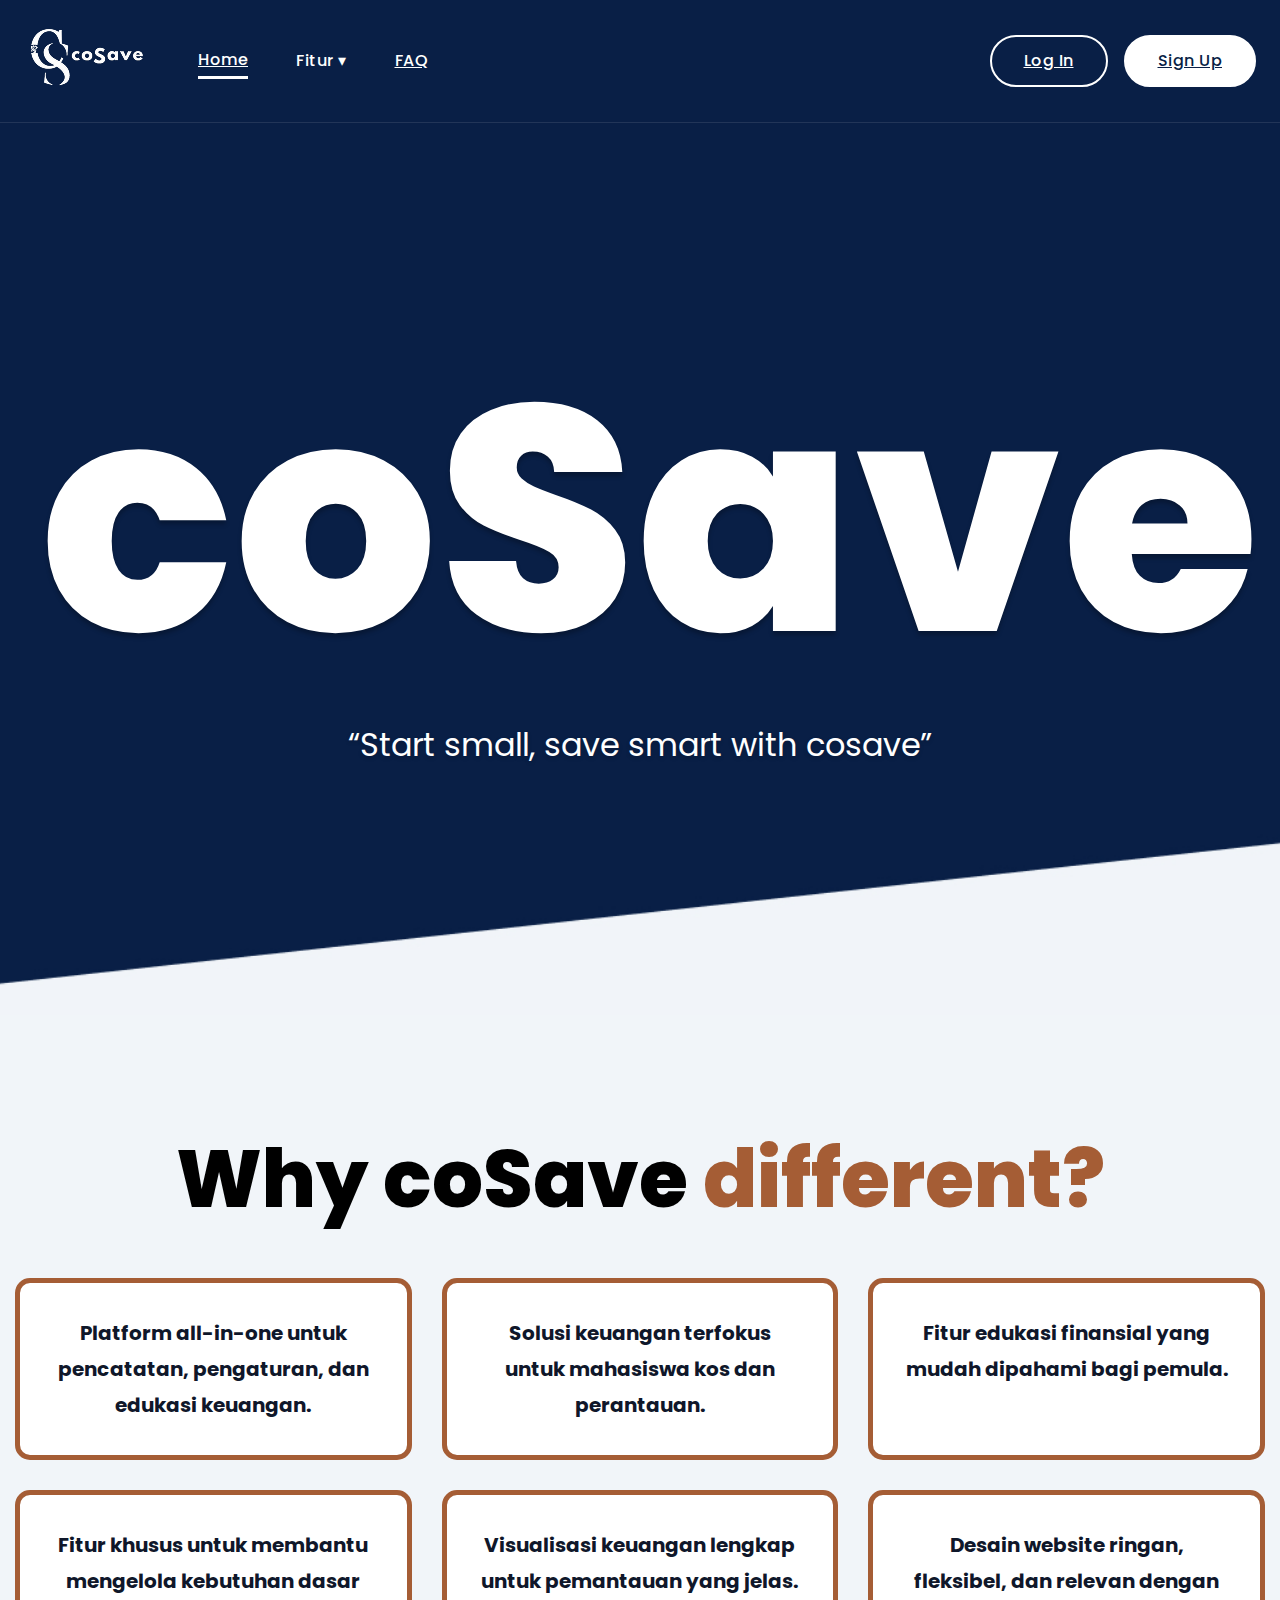
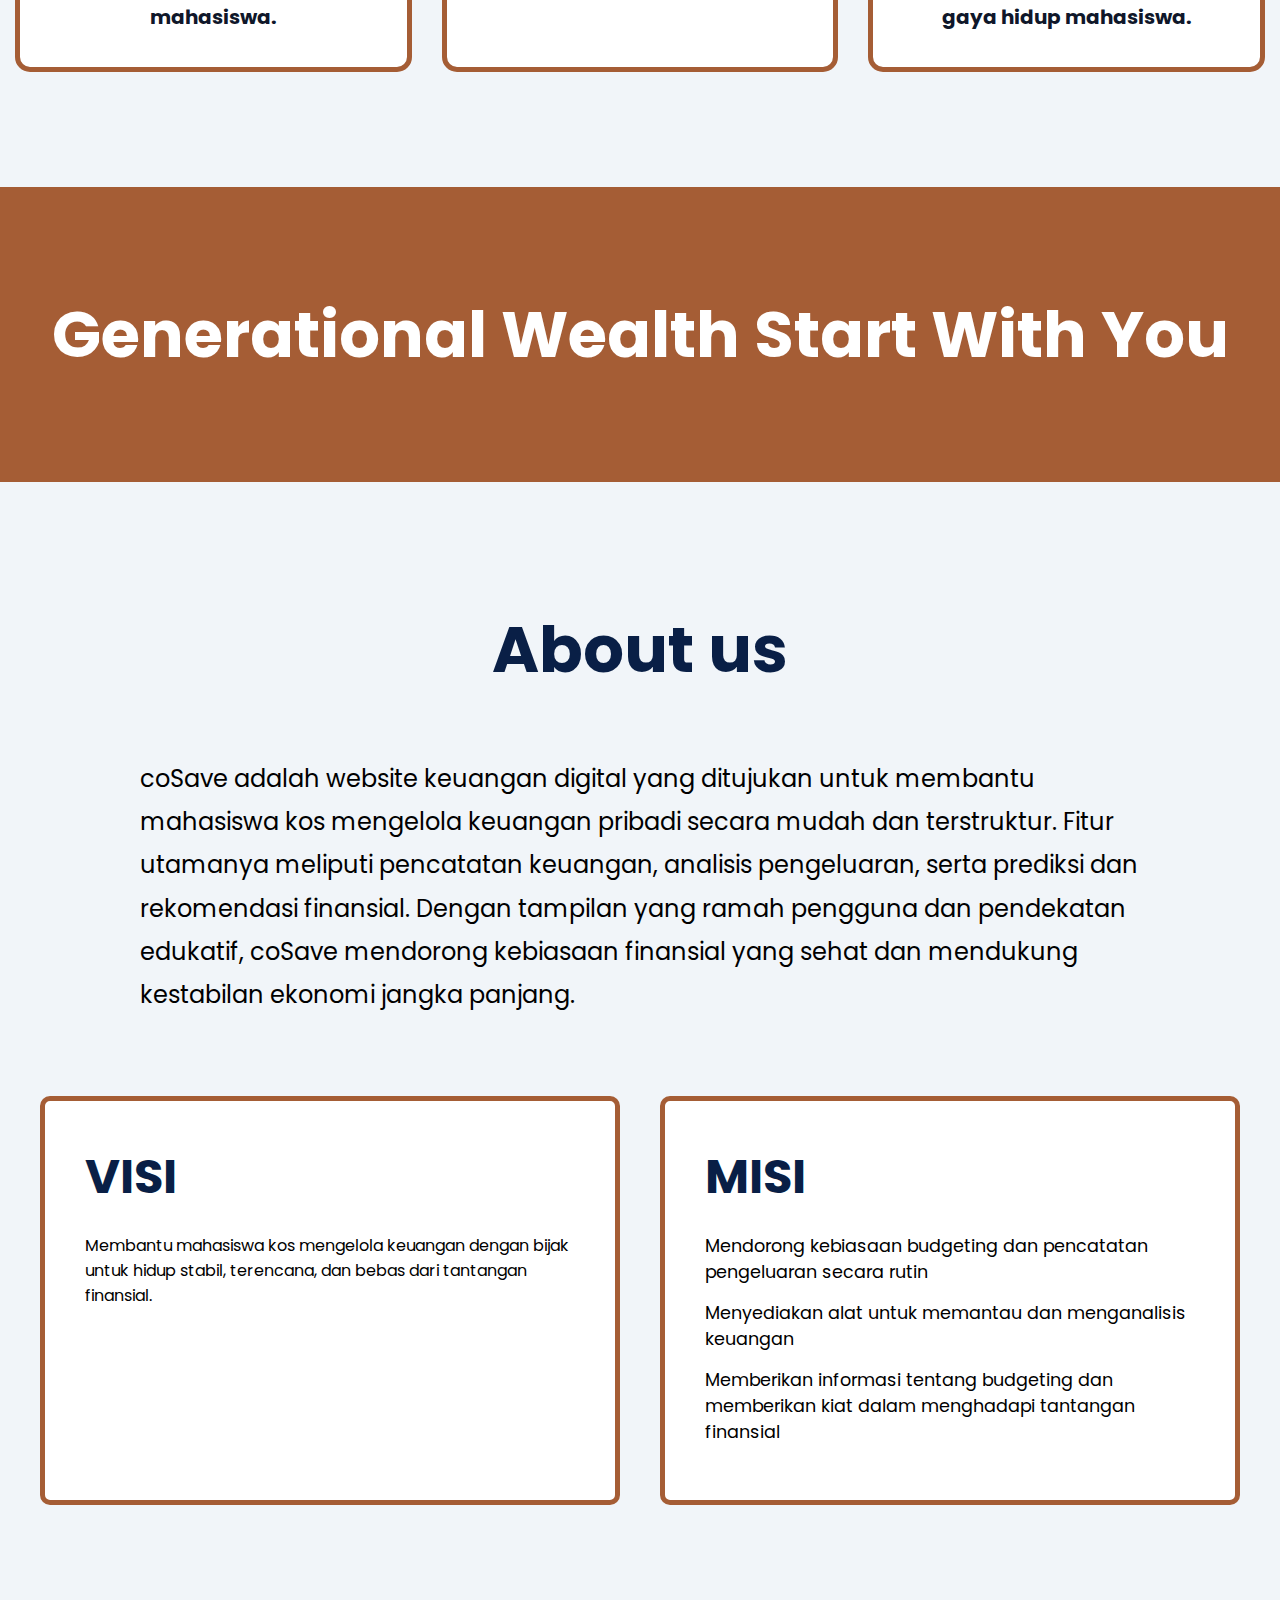
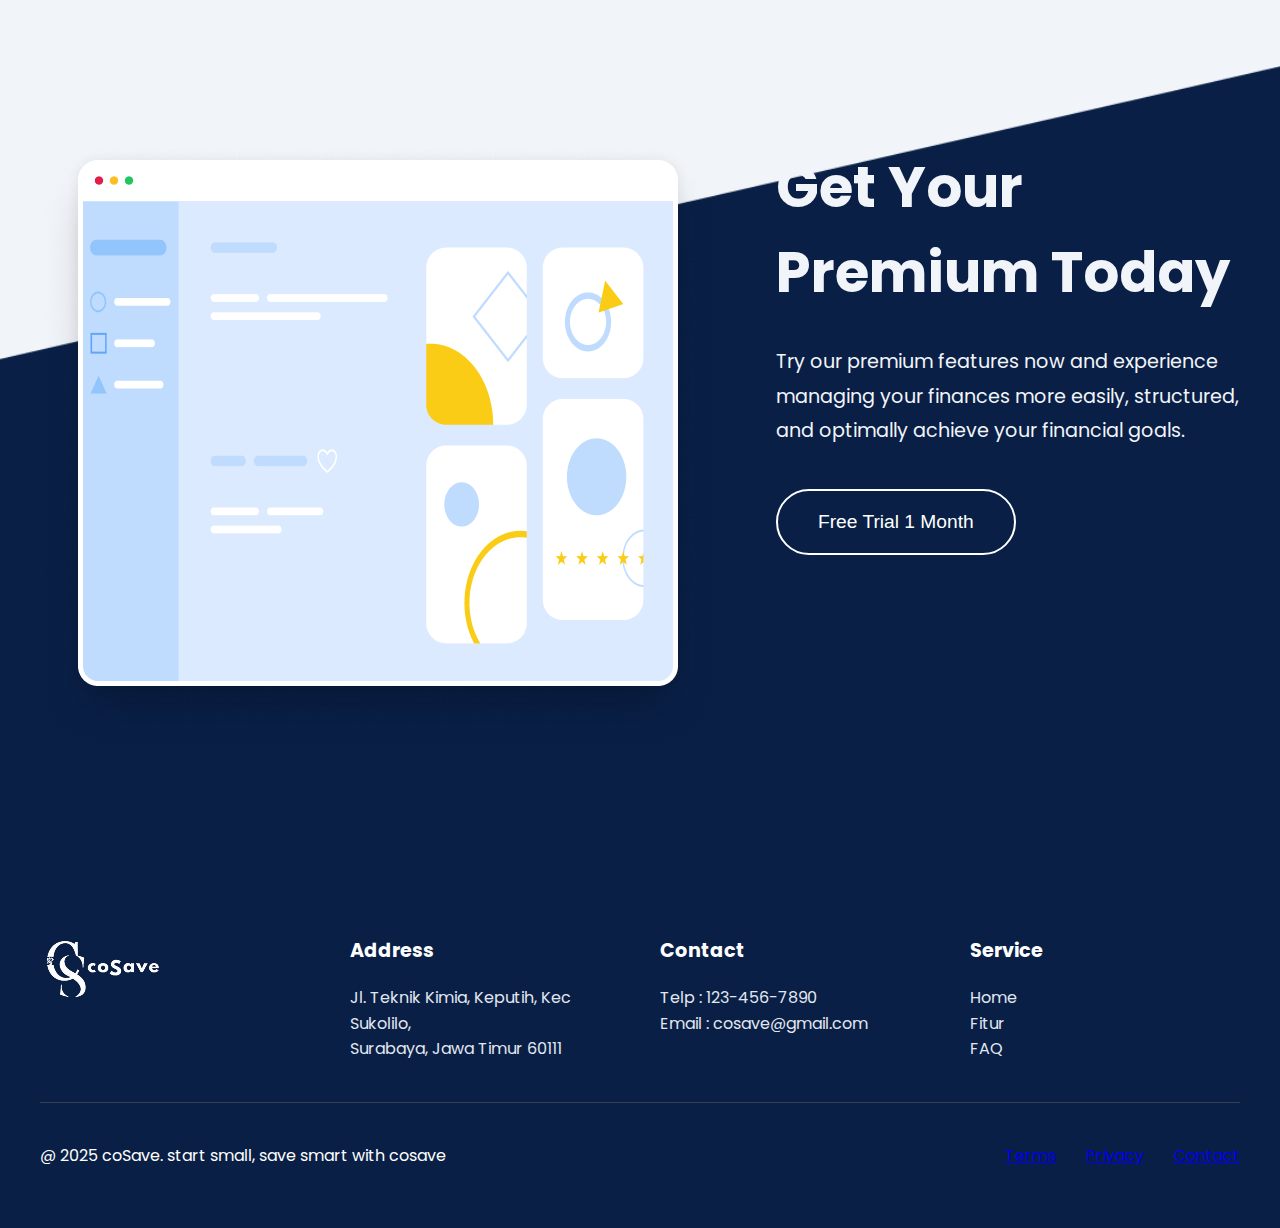
<file: index.html>
<!DOCTYPE html>
<html lang="en">
<head>
    <meta charset="UTF-8">
    <meta name="viewport" content="width=device-width, initial-scale=1.0">
    <title>CoSave</title>
    <link rel="stylesheet" href="assets/css/style.css">
    <link href="https://fonts.googleapis.com/css2?family=Poppins:wght@400;500;800&family=Roboto:wght@700&display=swap" rel="stylesheet">
</head>
<body>
    <!-- Sticky Navigation -->
    <div id="header"></div>

    <!-- Hero Section -->
    <main class="hero-section">
        <div class="hero-content">
            <div class="text-group">
                <h1 class="title">coSave</h1>
            </div>
            <p class="subtitle">“Start small, save smart with cosave”</p>
        </div>
    </main>

    <section class="features-section">
        <h2 class="section-title">
            <span class="text-black">Why coSave</span>
            <span class="text-orange"> different?</span>
        </h2>
        
        <div class="features-grid">
            <div class="feature-card">
                <p>Platform all-in-one untuk pencatatan, pengaturan, dan edukasi keuangan.</p>
            </div>
            
            <div class="feature-card">
                <p>Solusi keuangan terfokus untuk mahasiswa kos dan perantauan.</p>
            </div>

            <div class="feature-card">
                <p>Fitur edukasi finansial yang mudah dipahami bagi pemula.</p>
            </div>

            <div class="feature-card">
                <p>Fitur khusus untuk membantu mengelola kebutuhan dasar mahasiswa.</p>
            </div>

            <div class="feature-card">
                <p>Visualisasi keuangan lengkap untuk pemantauan yang jelas.</p>
            </div>

            <div class="feature-card">
                <p>Desain website ringan, fleksibel, dan relevan dengan gaya hidup mahasiswa.</p>
            </div>
        </div>
    </section>

    <!-- Generational Wealth Section -->
    <section class="generational-wealth">
        <h2>Generational Wealth Start With You</h2>
    </section>

    <!-- About Section -->
    <section class="about-section">
        <div class="about-content">
            <h2>About us</h2>
            <p class="about-text">coSave adalah website keuangan digital yang ditujukan untuk membantu mahasiswa kos mengelola keuangan pribadi secara mudah dan terstruktur. Fitur utamanya meliputi pencatatan keuangan, analisis pengeluaran, serta prediksi dan rekomendasi finansial. Dengan tampilan yang ramah pengguna dan pendekatan edukatif, coSave mendorong kebiasaan finansial yang sehat dan mendukung kestabilan ekonomi jangka panjang.</p>
            
            <div class="vision-mission">
                <div class="vm-card">
                    <h3>VISI</h3>
                    <p>Membantu mahasiswa kos mengelola keuangan dengan bijak untuk hidup stabil, terencana, dan bebas dari tantangan finansial.</p>
                </div>
                <div class="vm-card">
                    <h3>MISI</h3>
                    <ul>
                        <li>Mendorong kebiasaan budgeting dan pencatatan pengeluaran secara rutin</li>
                        <li>Menyediakan alat untuk memantau dan menganalisis keuangan</li>
                        <li>Memberikan informasi tentang budgeting dan memberikan kiat dalam menghadapi tantangan finansial</li>
                    </ul>
                </div>
            </div>
        </div>
    </section>

    <!-- Premium Section -->
    <section class="premium-section">
        <div class="premium-content">
            <div class="premium-mockup">
                <img src="assets/images/mockup.png" alt="mockup">
            </div>
            <div class="premium-text">
                <h2>Get Your Premium Today</h2>
                <p>Try our premium features now and experience managing your finances more easily, structured, and optimally achieve your financial goals.</p>
                <button class="premium-btn">Free Trial 1 Month</button>
            </div>
        </div>
    </section>

    <!-- Footer -->
    <div id="footer"></div>

    <script src="assets/js/main.js"></script>
</body>
</html>
</file>
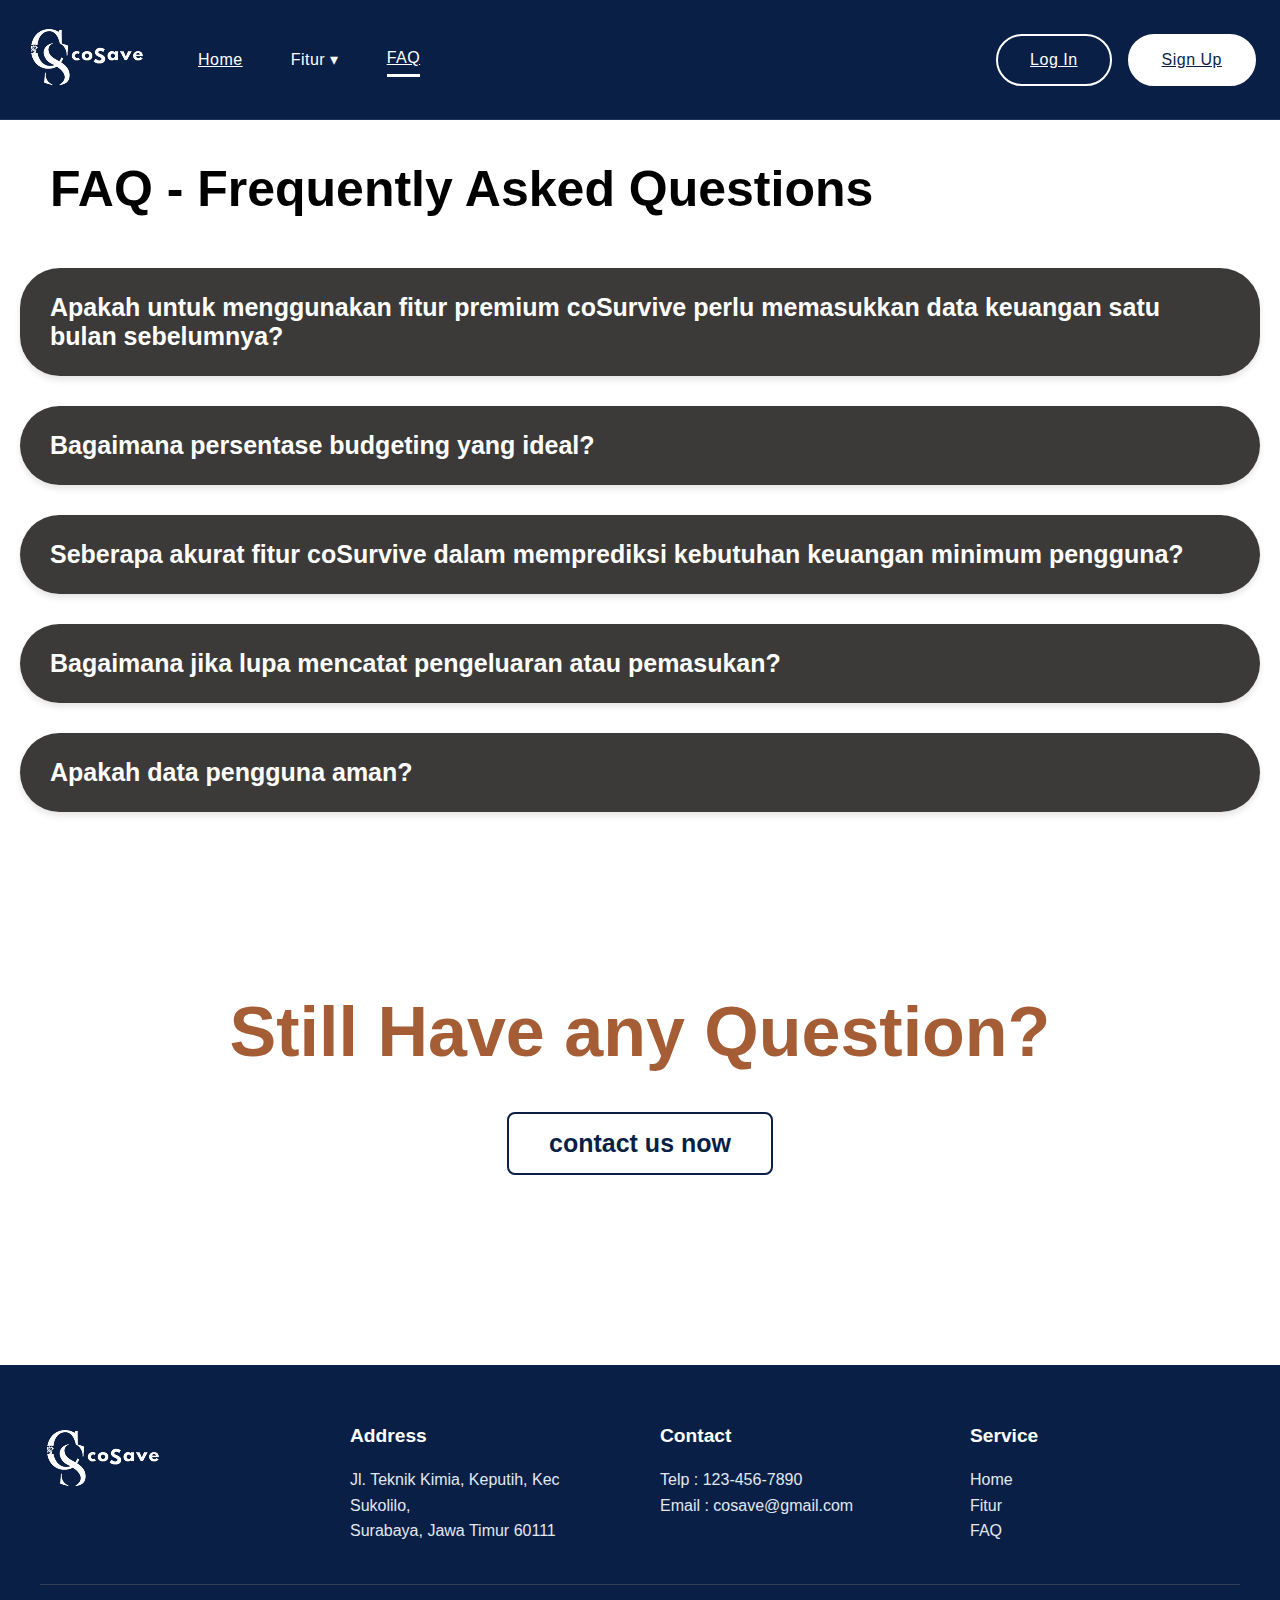
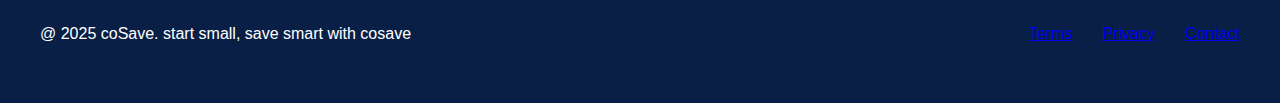
<file: faq.html>
<!DOCTYPE html>
<html lang="en">
<head>
    <meta charset="UTF-8">
    <meta name="viewport" content="width=device-width, initial-scale=1.0">
    <title>FAQ - CoSave</title>
    <link rel="stylesheet" href="assets/css/style.css">
    <link rel="stylesheet" href="assets/css/faq.css">
</head>
<body>
    <div id="header"></div>
    
    <main class="faq-container">
        <h1 class="faq-title">FAQ - Frequently Asked Questions</h1>
        
        <div class="faq-list">
            <!-- FAQ Item 1 -->
            <div class="faq-item">
                <div class="faq-header">
                    <h3>Apakah untuk menggunakan fitur premium coSurvive perlu memasukkan data keuangan satu bulan sebelumnya?</h3>
                </div>
                <div class="faq-content">
                    <p>Ya, coSurvive membutuhkan data keuangan selama satu bulan sebelumnya untuk dapat bekerja secara optimal. Misalnya, jika mulai berlangganan di awal Februari, maka sistem akan menggunakan data dari bulan Februari untuk menganalisis dan pengguna akan mendapatkan prediksi kebutuhan keuangan untuk bulan Maret.</p>
                </div>
            </div>

            <!-- FAQ Item 2 -->
            <div class="faq-item">
                <div class="faq-header">
                    <h3>Bagaimana persentase budgeting yang ideal?</h3>
                </div>
                <div class="faq-content">
                    <p>Pembagian budgeting yang ideal biasanya mengikuti aturan 50/30/20, yaitu 50% untuk kebutuhan pokok, 30% untuk keinginan, dan 20% untuk tabungan atau dana darurat, namun tetap bisa disesuaikan dengan kondisi keuangan masing-masing.</p>
                </div>
            </div>

            <!-- FAQ Item 3 -->
            <div class="faq-item">
                <div class="faq-header">
                    <h3>Seberapa akurat fitur coSurvive dalam memprediksi kebutuhan keuangan minimum pengguna?</h3>
                </div>
                <div class="faq-content">
                    <p>Fitur coSurvive cukup akurat dalam memprediksi kebutuhan keuangan minimum, karena sistemnya menganalisis data pengeluaran riil pengguna selama satu bulan penuh. Semakin konsisten pengguna mencatat pengeluaran, semakin relevan hasil prediksi yang diberikan, sehingga pengguna bisa merencanakan keuangan dengan lebih tepat dan realistis.</p>
                </div>
            </div>

            <!-- FAQ Item 4 -->
            <div class="faq-item">
                <div class="faq-header">
                    <h3>Bagaimana jika lupa mencatat pengeluaran atau pemasukan?</h3>
                </div>
                <div class="faq-content">
                    <p>Jika lupa mencatat pengeluaran atau pemasukan, hasil prediksi bisa kurang tepat. Tapi coSave akan mengirim pengingat lewat email yang digunakan untuk login, supaya tidak terlewat mencatat.</p>
                </div>
            </div>

            <!-- FAQ Item 5 -->
            <div class="faq-item">
                <div class="faq-header">
                    <h3>Apakah data pengguna aman?</h3>
                </div>
                <div class="faq-content">
                    <p>Keamanan data pengguna merupakan prioritas coSave, dengan sistem proteksi kuat untuk menjaga informasi pribadi dan keuangan tetap aman.</p>
                </div>
            </div>
        </div>

        <div class="contact-section">
            <h2 class="contact-title">Still Have any Question?</h2>
            <a href="#" class="contact-button">contact us now</a>
        </div>
    </main>

    <div id="footer"></div>
    
    <script src="assets/js/main.js"></script>
</body>
</html>
</file>
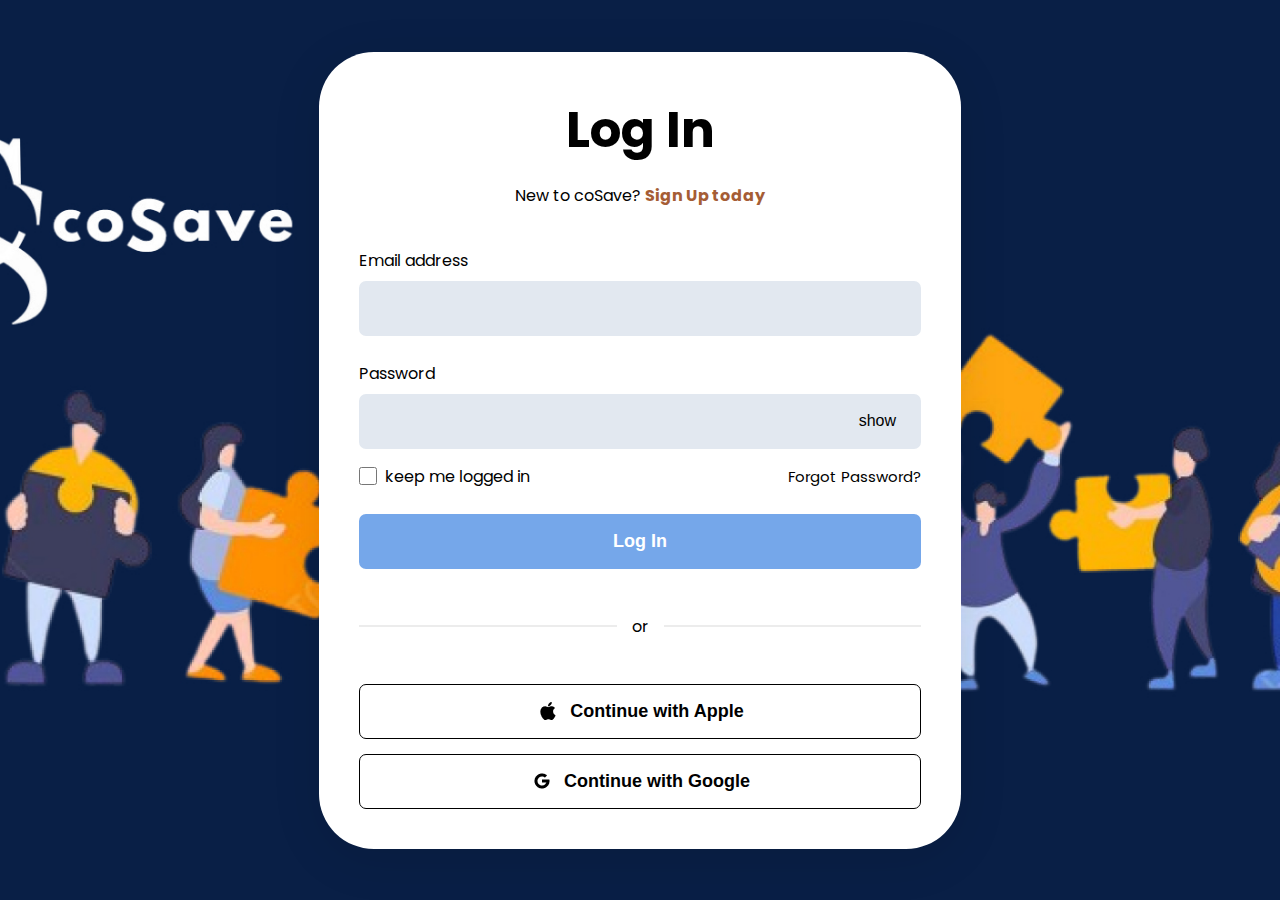
<file: auth/login.html>
<!DOCTYPE html>
<html lang="en">
<head>
    <meta charset="UTF-8">
    <meta name="viewport" content="width=device-width, initial-scale=1.0">
    <title>Login - CoSave</title>
    <link rel="stylesheet" href="../assets/css/login.css">
    <link href="https://fonts.googleapis.com/css2?family=Poppins:wght@500;700&display=swap" rel="stylesheet">
</head>
<body>
    <div class="login-container">
        <div class="login-form">
            <h1 class="login-title">Log In</h1>
            
            <div class="login-switch">
                <span>New to coSave? </span>
                <a href="signup.html" class="signup-link">Sign Up today</a>
            </div>

            <form class="form-main" action="../index.html" method="get"> <div class="input-group">
                    <label>Email address</label>
                    <div class="input-field">
                        <input type="email" required>
                    </div>
                </div>

                <div class="input-group">
                    <label>Password</label>
                    <div class="input-field">
                        <input type="password" id="password" required>
                        <button type="button" class="show-password" id="showPassword">show</button>
                    </div>
                </div>

                <div class="form-options">
                    <label class="remember-me">
                        <input type="checkbox">
                        <span>keep me logged in</span>
                    </label>
                    <a href="#" class="forgot-password">Forgot Password?</a>
                </div>

                <button type="submit" class="login-btn">Log In</button>

                <div class="separator">
                    <span>or</span>
                </div>

                <div class="social-login">
                    <button type="button" class="social-btn apple">
                        <span class="icon"></span>
                        Continue with Apple
                    </button>
                    <button type="button" class="social-btn google">
                        <span class="icon"></span>
                        Continue with Google
                    </button>
                </div>
            </form>
        </div>
    </div>

    <script>
    document.addEventListener('DOMContentLoaded', function() {
        const passwordInput = document.getElementById('password');
        const showPasswordBtn = document.getElementById('showPassword');
    
        showPasswordBtn.addEventListener('click', function() {
            if(passwordInput.type === 'password') {
                passwordInput.type = 'text';
                showPasswordBtn.textContent = 'hide';
            } else {
                passwordInput.type = 'password';
                showPasswordBtn.textContent = 'show';
            }
        });
    });
</script>
</body>
</html>
</file>
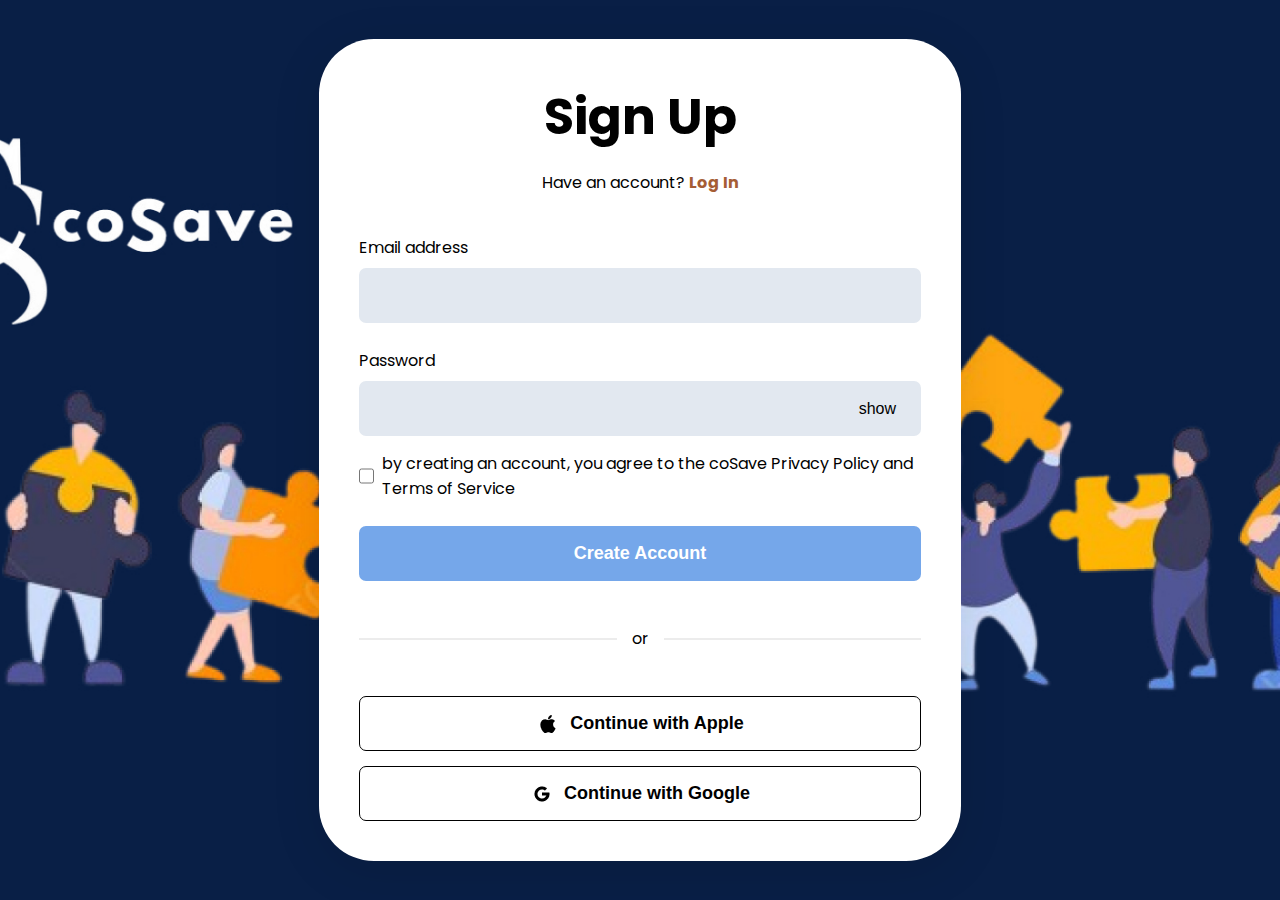
<file: auth/signup.html>
<!DOCTYPE html>
<html lang="en">
<head>
    <meta charset="UTF-8">
    <meta name="viewport" content="width=device-width, initial-scale=1.0">
    <title>Sign Up - CoSave</title>
    <link rel="stylesheet" href="../assets/css/login.css">
    <link href="https://fonts.googleapis.com/css2?family=Poppins:wght@500;700&display=swap" rel="stylesheet">
</head>
<body>
    <div class="login-container">
        <div class="login-form">
            <h1 class="login-title">Sign Up</h1>
            
            <div class="login-switch">
                <span>Have an account? </span>
                <a href="login.html" class="signup-link">Log In</a>
            </div>

            <form class="form-main" action="../index.html" method="get"> <div class="input-group">
                    <label>Email address</label>
                    <div class="input-field">
                        <input type="email" required>
                    </div>
                </div>

                <div class="input-group">
                    <label>Password</label>
                    <div class="input-field">
                        <input type="password" id="password" required>
                        <button type="button" class="show-password" id="showPassword">show</button>
                    </div>
                </div>


                <div class="form-options">
                    <label class="remember-me">
                        <input type="checkbox">
                        <span>by creating an account, you agree to the coSave Privacy Policy and Terms of Service</span>
                    </label>
                </div>

                
                <button type="submit" class="login-btn">Create Account</button>

                <div class="separator">
                    <span>or</span>
                </div>

                <div class="social-login">
                    <button type="button" class="social-btn apple">
                        <span class="icon"></span>
                        Continue with Apple
                    </button>
                    <button type="button" class="social-btn google">
                        <span class="icon"></span>
                        Continue with Google
                    </button>
                </div>
            </form>
        </div>
    </div>

    <script>
    document.addEventListener('DOMContentLoaded', function() {
        const passwordInput = document.getElementById('password');
        const showPasswordBtn = document.getElementById('showPassword');
    
        showPasswordBtn.addEventListener('click', function() {
            if(passwordInput.type === 'password') {
                passwordInput.type = 'text';
                showPasswordBtn.textContent = 'hide';
            } else {
                passwordInput.type = 'password';
                showPasswordBtn.textContent = 'show';
            }
        });
    });
</script>
</body>
</html>
</file>
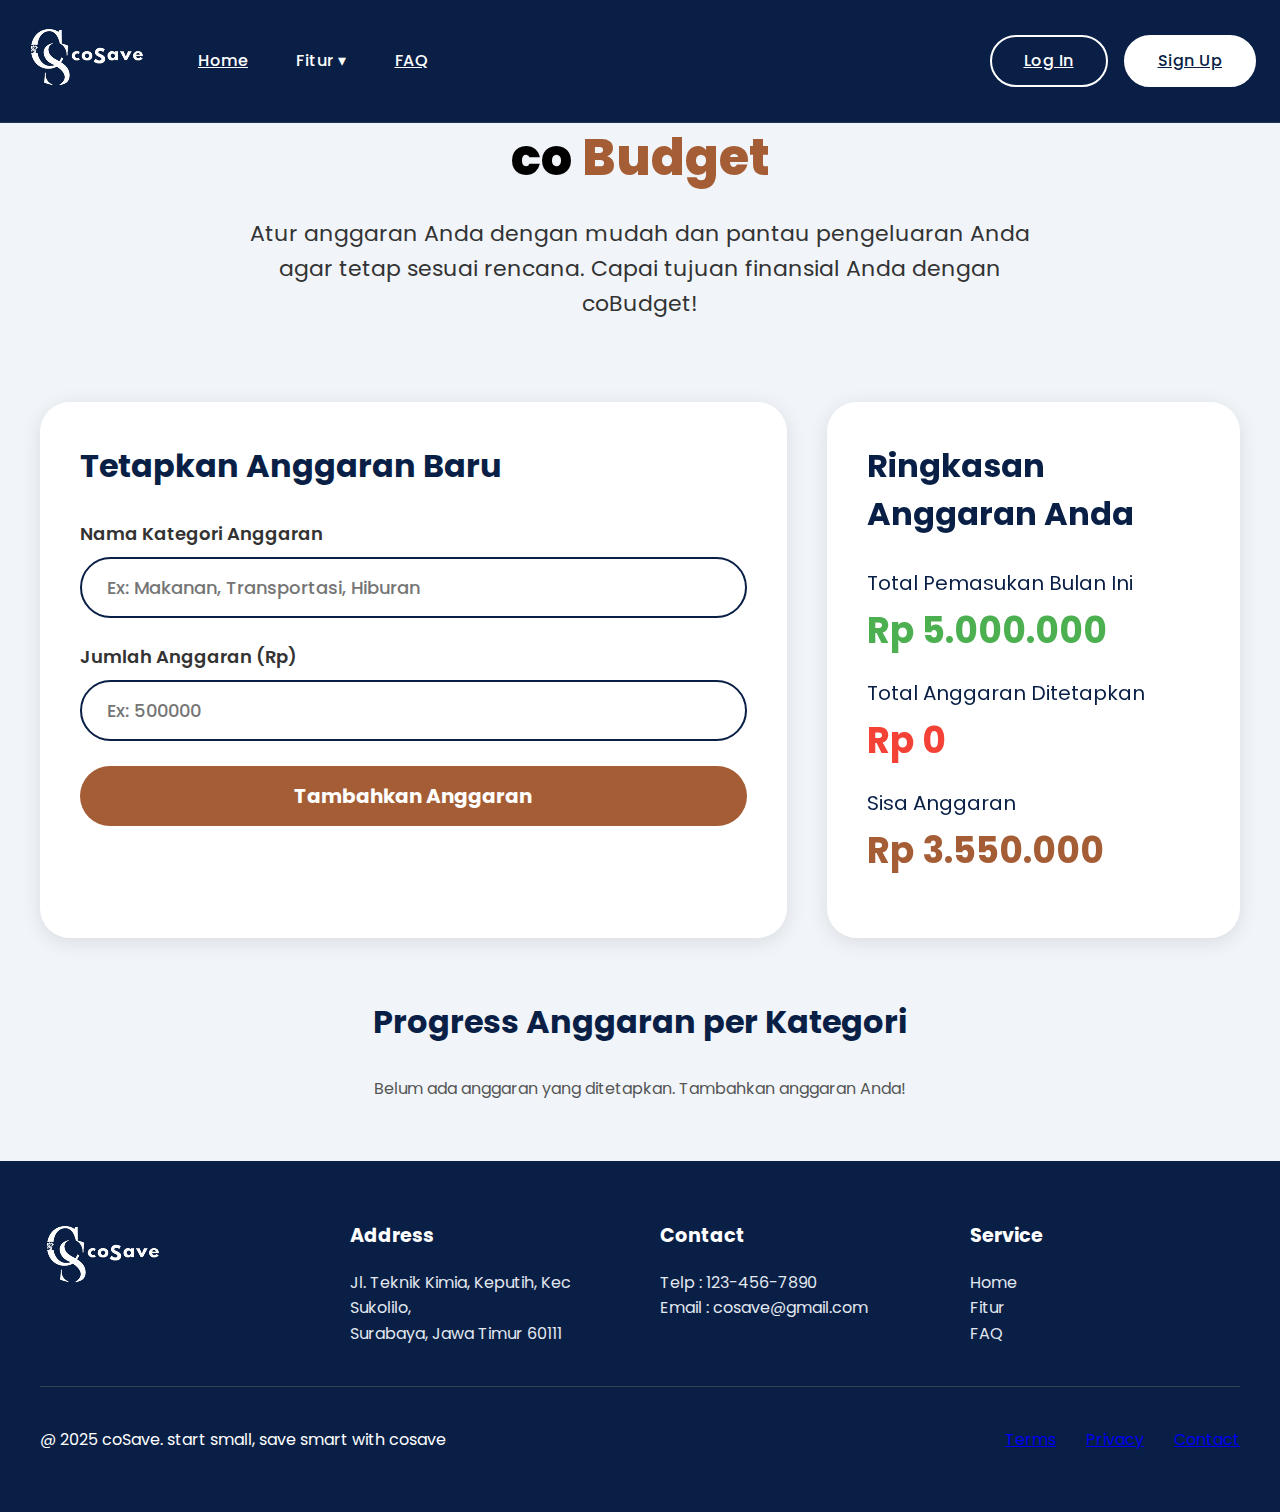
<file: features/coBudget.html>
<!DOCTYPE html>
<html lang="en">
<head>
    <meta charset="UTF-8">
    <meta name="viewport" content="width=device-width, initial-scale=1.0">
    <title>coBudget - CoSave</title>
    <link rel="stylesheet" href="../../assets/css/style.css">
    <link rel="stylesheet" href="../../assets/css/coinfo.css"> <link rel="stylesheet" href="../../assets/css/cotrack.css"> <link href="https://fonts.googleapis.com/css2?family=Poppins:wght@500;700&display=swap" rel="stylesheet">
    <style>
        /* Custom styles for coBudget */
        .cobudget-container {
            padding: 120px 20px 60px;
            background: #F1F5F9;
            min-height: 100vh;
        }

        .cobudget-header {
            text-align: center;
            margin-bottom: 80px;
        }

        .cobudget-title {
            font: 800 50px Poppins;
            margin-bottom: 20px;
        }

        .cobudget-description {
            font: 400 22px Poppins;
            color: #333;
            max-width: 800px;
            margin: 0 auto;
            line-height: 1.6;
        }

        .budget-main-content {
            display: flex;
            gap: 40px;
            max-width: 1200px;
            margin: 0 auto;
            flex-wrap: wrap; /* Allow wrapping on smaller screens */
        }

        .budget-form-section {
            flex: 2;
            min-width: 300px; /* Ensure it doesn't shrink too much */
            background: white;
            padding: 40px;
            border-radius: 30px;
            box-shadow: 0 4px 20px rgba(0,0,0,0.1);
        }

        .budget-form-section h2 {
            font-size: 32px;
            margin-bottom: 30px;
            color: #091F46;
        }

        .budget-input-group {
            margin-bottom: 25px;
        }

        .budget-input-group label {
            display: block;
            font-size: 18px;
            font-weight: 600;
            margin-bottom: 10px;
            color: #333;
        }

        .budget-input-field {
            width: 100%;
            padding: 15px 25px;
            border-radius: 50px;
            font: 500 18px Poppins;
            border: 2px solid #091F46;
            background: white;
            color: #091F46;
        }

        .budget-submit-button {
            background: #A55D35;
            color: white;
            padding: 15px 30px;
            border-radius: 50px;
            font: 700 20px Poppins;
            border: none;
            cursor: pointer;
            width: 100%;
            transition: background 0.3s ease;
        }

        .budget-submit-button:hover {
            background: #8a4d2d;
        }

        .budget-summary-section {
            flex: 1;
            min-width: 300px; /* Ensure it doesn't shrink too much */
            background: white;
            padding: 40px;
            border-radius: 30px;
            height: fit-content;
            position: sticky;
            top: 120px;
            box-shadow: 0 4px 20px rgba(0,0,0,0.1);
        }

        .budget-summary-section h2 {
            font-size: 32px;
            margin-bottom: 30px;
            color: #091F46;
        }

        .summary-item {
            margin-bottom: 20px;
        }

        .summary-label {
            color: #091F46;
            font-size: 20px;
            margin-bottom: 5px;
        }

        .summary-value {
            font-size: 36px;
            font-weight: 700;
        }

        .summary-value.income { color: #4CAF50; }
        .summary-value.expense { color: #F44336; }
        .summary-value.balance { color: #A55D35; }

        .budget-categories-section {
            width: 100%;
            margin-top: 60px;
            padding: 0 20px;
        }

        .budget-categories-section h3 {
            font-size: 32px;
            margin-bottom: 30px;
            color: #091F46;
            text-align: center;
        }

        .category-list {
            display: grid;
            grid-template-columns: repeat(auto-fit, minmax(300px, 1fr));
            gap: 30px;
        }

        .category-card {
            background: white;
            padding: 25px;
            border-radius: 15px;
            box-shadow: 0 2px 10px rgba(0,0,0,0.05);
            border-left: 8px solid #091F46; /* Default border */
        }

        .category-card.exceeded {
            border-left-color: #F44336; /* Red for exceeded budget */
        }
        .category-card.within {
            border-left-color: #4CAF50; /* Green for within budget */
        }


        .category-card h4 {
            font-size: 24px;
            color: #091F46;
            margin-bottom: 10px;
        }

        .category-amounts {
            display: flex;
            justify-content: space-between;
            font-size: 18px;
            margin-bottom: 15px;
        }

        .category-amounts .budget-amount {
            font-weight: 700;
            color: #A55D35;
        }

        .category-amounts .spent-amount {
            font-weight: 600;
            color: #F44336;
        }

        .progress-bar-container {
            width: 100%;
            background-color: #e0e0e0;
            border-radius: 10px;
            overflow: hidden;
            height: 15px;
        }

        .progress-bar {
            height: 100%;
            background-color: #4CAF50; /* Green for progress */
            width: 0%;
            border-radius: 10px;
            transition: width 0.5s ease-in-out;
        }
        .progress-bar.exceeded {
            background-color: #F44336; /* Red for exceeded */
        }

        .progress-text {
            font-size: 14px;
            text-align: right;
            margin-top: 5px;
            color: #555;
        }

        @media (max-width: 768px) {
            .budget-main-content {
                flex-direction: column;
                gap: 30px;
            }
            .budget-form-section,
            .budget-summary-section {
                width: 100%;
                min-width: unset;
                padding: 30px;
            }
            .budget-summary-section {
                order: -1; /* Move summary to top on mobile */
            }
            .cobudget-title {
                font-size: 40px;
            }
            .cobudget-description {
                font-size: 18px;
            }
            .budget-form-section h2,
            .budget-summary-section h2,
            .budget-categories-section h3 {
                font-size: 28px;
            }
            .budget-input-field {
                font-size: 16px;
                padding: 12px 20px;
            }
            .budget-submit-button {
                font-size: 18px;
                padding: 12px 25px;
            }
            .summary-value {
                font-size: 30px;
            }
            .category-card h4 {
                font-size: 20px;
            }
            .category-amounts {
                font-size: 16px;
            }
        }
    </style>
</head>
<body>
    <div id="header"></div>
    
    <main class="cobudget-container">
        <div class="cobudget-header">
            <h1 class="cobudget-title">
                <span class="text-black">co</span>
                <span style="color: #A55D35;">Budget</span>
            </h1>
            <p class="cobudget-description">
                Atur anggaran Anda dengan mudah dan pantau pengeluaran Anda agar tetap sesuai rencana. Capai tujuan finansial Anda dengan coBudget!
            </p>
        </div>

        <div class="budget-main-content">
            <div class="budget-form-section">
                <h2>Tetapkan Anggaran Baru</h2>
                <div class="budget-input-group">
                    <label for="budgetName">Nama Kategori Anggaran</label>
                    <input type="text" id="budgetName" class="budget-input-field" placeholder="Ex: Makanan, Transportasi, Hiburan" required>
                </div>
                <div class="budget-input-group">
                    <label for="budgetAmount">Jumlah Anggaran (Rp)</label>
                    <input type="number" id="budgetAmount" class="budget-input-field" placeholder="Ex: 500000" required>
                </div>
                <button class="budget-submit-button" onclick="addBudgetCategory()">Tambahkan Anggaran</button>
            </div>

            <div class="budget-summary-section">
                <h2>Ringkasan Anggaran Anda</h2>
                <div class="summary-item">
                    <div class="summary-label">Total Pemasukan Bulan Ini</div>
                    <div class="summary-value income" id="totalIncomeSummary">Rp 0</div>
                </div>
                <div class="summary-item">
                    <div class="summary-label">Total Anggaran Ditetapkan</div>
                    <div class="summary-value expense" id="totalBudgetSet">Rp 0</div>
                </div>
                <div class="summary-item">
                    <div class="summary-label">Sisa Anggaran</div>
                    <div class="summary-value balance" id="remainingBudget">Rp 0</div>
                </div>
            </div>
        </div>

        <div class="budget-categories-section">
            <h3>Progress Anggaran per Kategori</h3>
            <div class="category-list" id="budgetCategoryList">
                </div>
        </div>
    </main>

    <div id="footer"></div>
    
    <script src="../../assets/js/main.js"></script>
    <script>
        let budgetCategories = [];
        // Mock data for income and expenses for demonstration
        let mockTotalIncome = 5000000; // Example total income
        let mockExpenses = [
            { category: 'Food', amount: 300000 },
            { category: 'Transport', amount: 150000 },
            { category: 'Housing', amount: 1000000 }
        ];

        document.addEventListener('DOMContentLoaded', function() {
            // Initial update of summary and categories
            updateBudgetSummary();
            renderBudgetCategories();
        });

        function addBudgetCategory() {
            const name = document.getElementById('budgetName').value;
            const amount = parseFloat(document.getElementById('budgetAmount').value);

            if (!name || isNaN(amount) || amount <= 0) {
                // Using a custom message box instead of alert()
                showMessageBox('Harap masukkan nama kategori dan jumlah anggaran yang valid.', 'error');
                return;
            }

            budgetCategories.push({
                name: name,
                budget: amount,
                spent: 0 // Initialize spent amount to 0
            });

            document.getElementById('budgetName').value = '';
            document.getElementById('budgetAmount').value = '';

            updateBudgetSummary();
            renderBudgetCategories();
            showMessageBox('Anggaran kategori berhasil ditambahkan!', 'success');
        }

        function updateBudgetSummary() {
            let totalBudget = budgetCategories.reduce((sum, cat) => sum + cat.budget, 0);
            let totalSpent = mockExpenses.reduce((sum, exp) => sum + exp.amount, 0); // Sum of mock expenses

            // Update spent amount for each category based on mock expenses
            budgetCategories.forEach(category => {
                const matchingExpense = mockExpenses.find(exp => exp.category.toLowerCase() === category.name.toLowerCase());
                if (matchingExpense) {
                    category.spent = matchingExpense.amount;
                }
            });

            let remaining = mockTotalIncome - totalSpent; // Simplified remaining calculation

            document.getElementById('totalIncomeSummary').textContent = `Rp ${formatNumber(mockTotalIncome)}`;
            document.getElementById('totalBudgetSet').textContent = `Rp ${formatNumber(totalBudget)}`;
            document.getElementById('remainingBudget').textContent = `Rp ${formatNumber(remaining)}`;
        }

        function renderBudgetCategories() {
            const categoryListDiv = document.getElementById('budgetCategoryList');
            categoryListDiv.innerHTML = ''; // Clear existing list

            if (budgetCategories.length === 0) {
                categoryListDiv.innerHTML = '<p style="text-align: center; color: #555;">Belum ada anggaran yang ditetapkan. Tambahkan anggaran Anda!</p>';
                return;
            }

            budgetCategories.forEach(category => {
                const percentageSpent = (category.spent / category.budget) * 100;
                const isExceeded = percentageSpent > 100;
                const progressBarWidth = Math.min(percentageSpent, 100); // Cap progress bar at 100% visually

                const cardClass = isExceeded ? 'category-card exceeded' : 'category-card within';
                const progressBarClass = isExceeded ? 'progress-bar exceeded' : 'progress-bar';

                const categoryCard = `
                    <div class="${cardClass}">
                        <h4>${category.name}</h4>
                        <div class="category-amounts">
                            <div>Anggaran: <span class="budget-amount">Rp ${formatNumber(category.budget)}</span></div>
                            <div>Terpakai: <span class="spent-amount">Rp ${formatNumber(category.spent)}</span></div>
                        </div>
                        <div class="progress-bar-container">
                            <div class="${progressBarClass}" style="width: ${progressBarWidth}%;"></div>
                        </div>
                        <div class="progress-text">${percentageSpent.toFixed(1)}% Terpakai</div>
                    </div>
                `;
                categoryListDiv.innerHTML += categoryCard;
            });
        }

        function formatNumber(num) {
            return num.toFixed(0).replace(/\B(?=(\d{3})+(?!\d))/g, ".");
        }

        // Custom message box function (instead of alert)
        function showMessageBox(message, type) {
            const messageBox = document.createElement('div');
            messageBox.classList.add('message-box');
            messageBox.textContent = message;

            // Basic styling for the message box
            messageBox.style.position = 'fixed';
            messageBox.style.top = '20px';
            messageBox.style.left = '50%';
            messageBox.style.transform = 'translateX(-50%)';
            messageBox.style.padding = '15px 30px';
            messageBox.style.borderRadius = '8px';
            messageBox.style.zIndex = '10000';
            messageBox.style.color = 'white';
            messageBox.style.fontWeight = 'bold';
            messageBox.style.boxShadow = '0 4px 10px rgba(0,0,0,0.2)';
            messageBox.style.opacity = '0';
            messageBox.style.transition = 'opacity 0.5s ease-in-out';

            if (type === 'success') {
                messageBox.style.backgroundColor = '#4CAF50';
            } else if (type === 'error') {
                messageBox.style.backgroundColor = '#F44336';
            } else {
                messageBox.style.backgroundColor = '#091F46';
            }

            document.body.appendChild(messageBox);

            // Animate in
            setTimeout(() => {
                messageBox.style.opacity = '1';
            }, 100);

            // Animate out and remove
            setTimeout(() => {
                messageBox.style.opacity = '0';
                messageBox.addEventListener('transitionend', () => messageBox.remove());
            }, 3000);
        }
    </script>
</body>
</html>
</file>
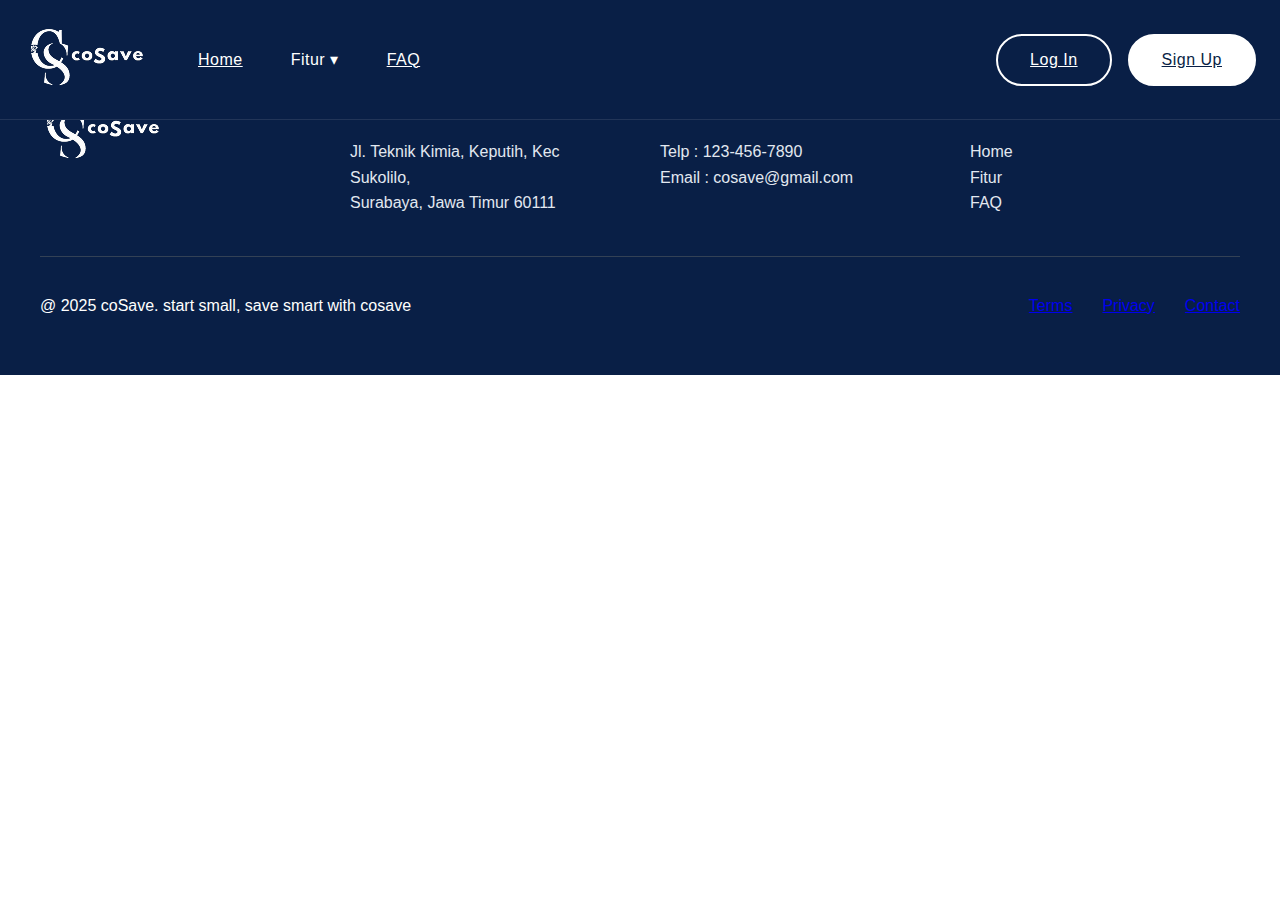
<file: features/coInfo.html>
<!DOCTYPE html>
<html lang="en">
<head>
    <meta charset="UTF-8">
    <meta name="viewport" content="width=device-width, initial-scale=1.0">
    <title>coInfo - CoSave</title>
    <link rel="stylesheet" href="../../assets/css/style.css">
</head>
<body>
    <div id="header"></div>
    
    <main>
        <h1>coInfo Page</h1>
    </main>

    <div id="footer"></div>
    
    <script src="../../assets/js/main.js"></script>
</body>
</html>
</file>
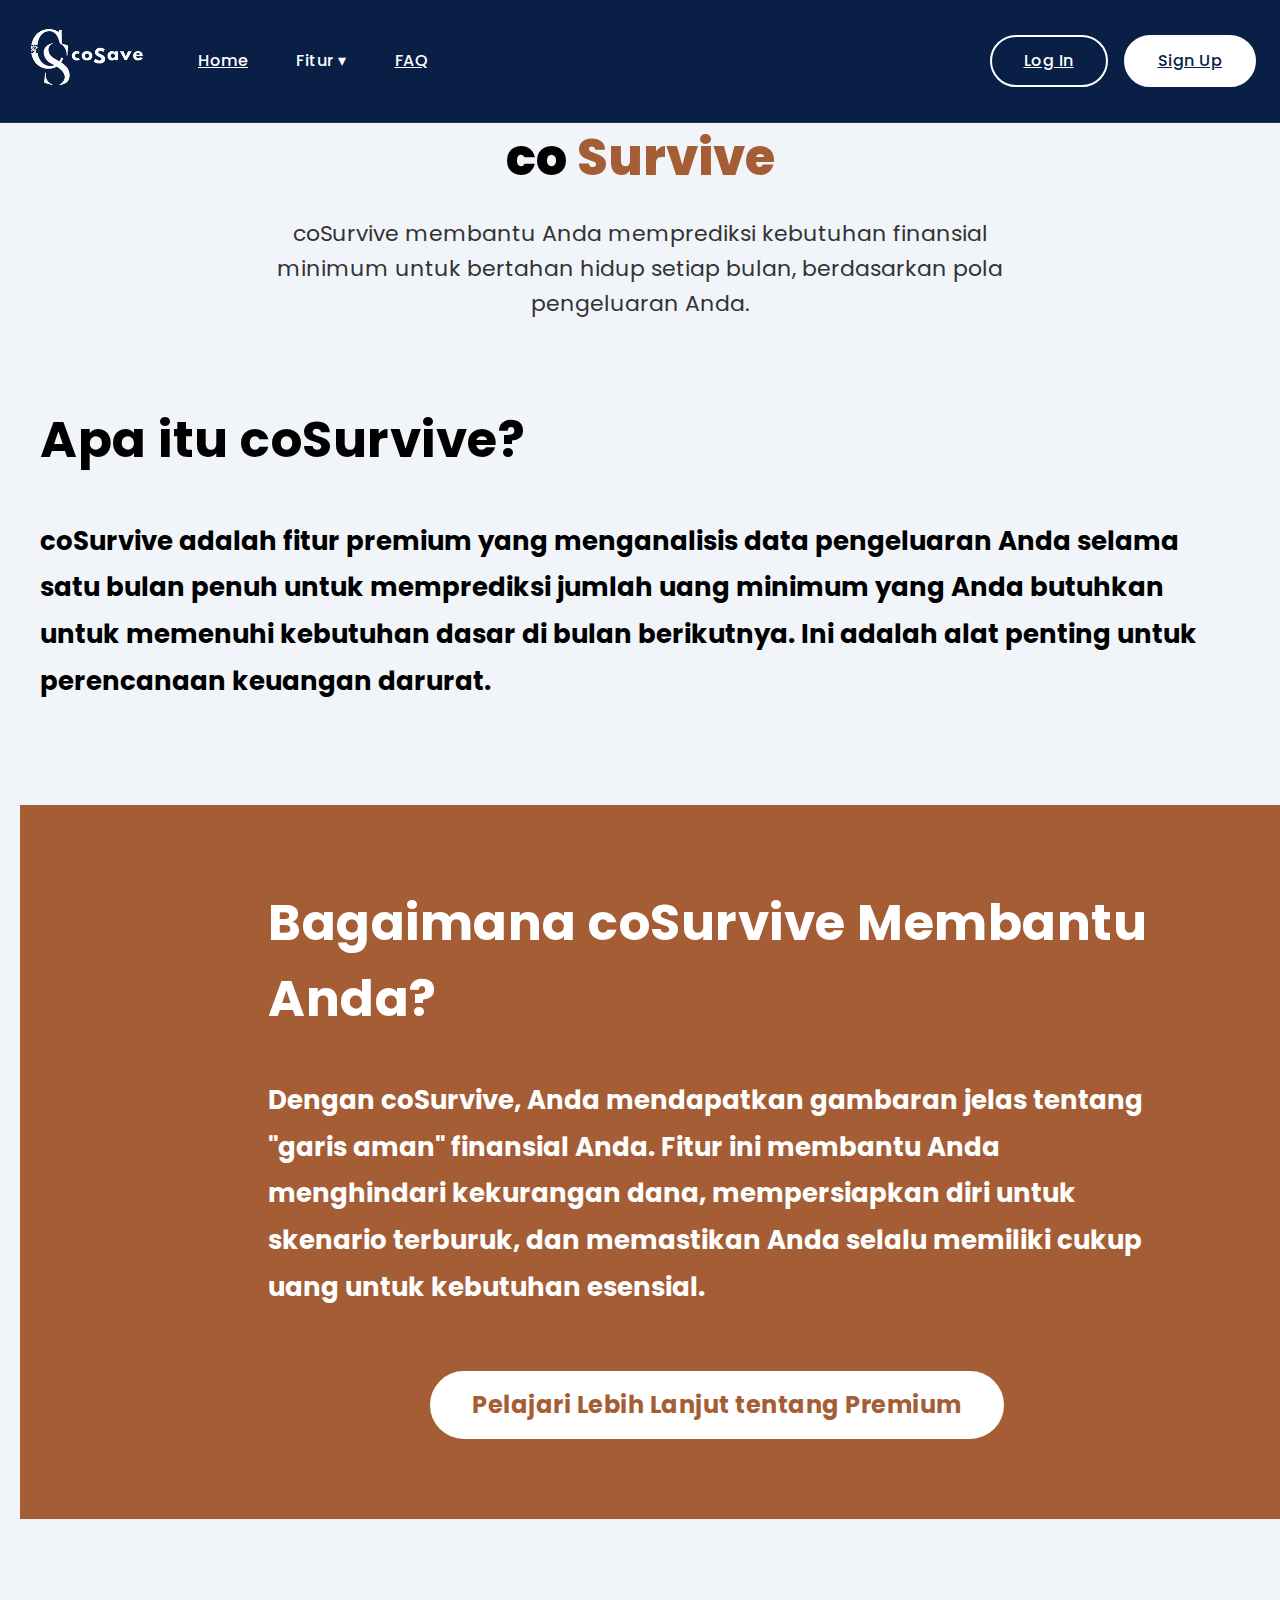
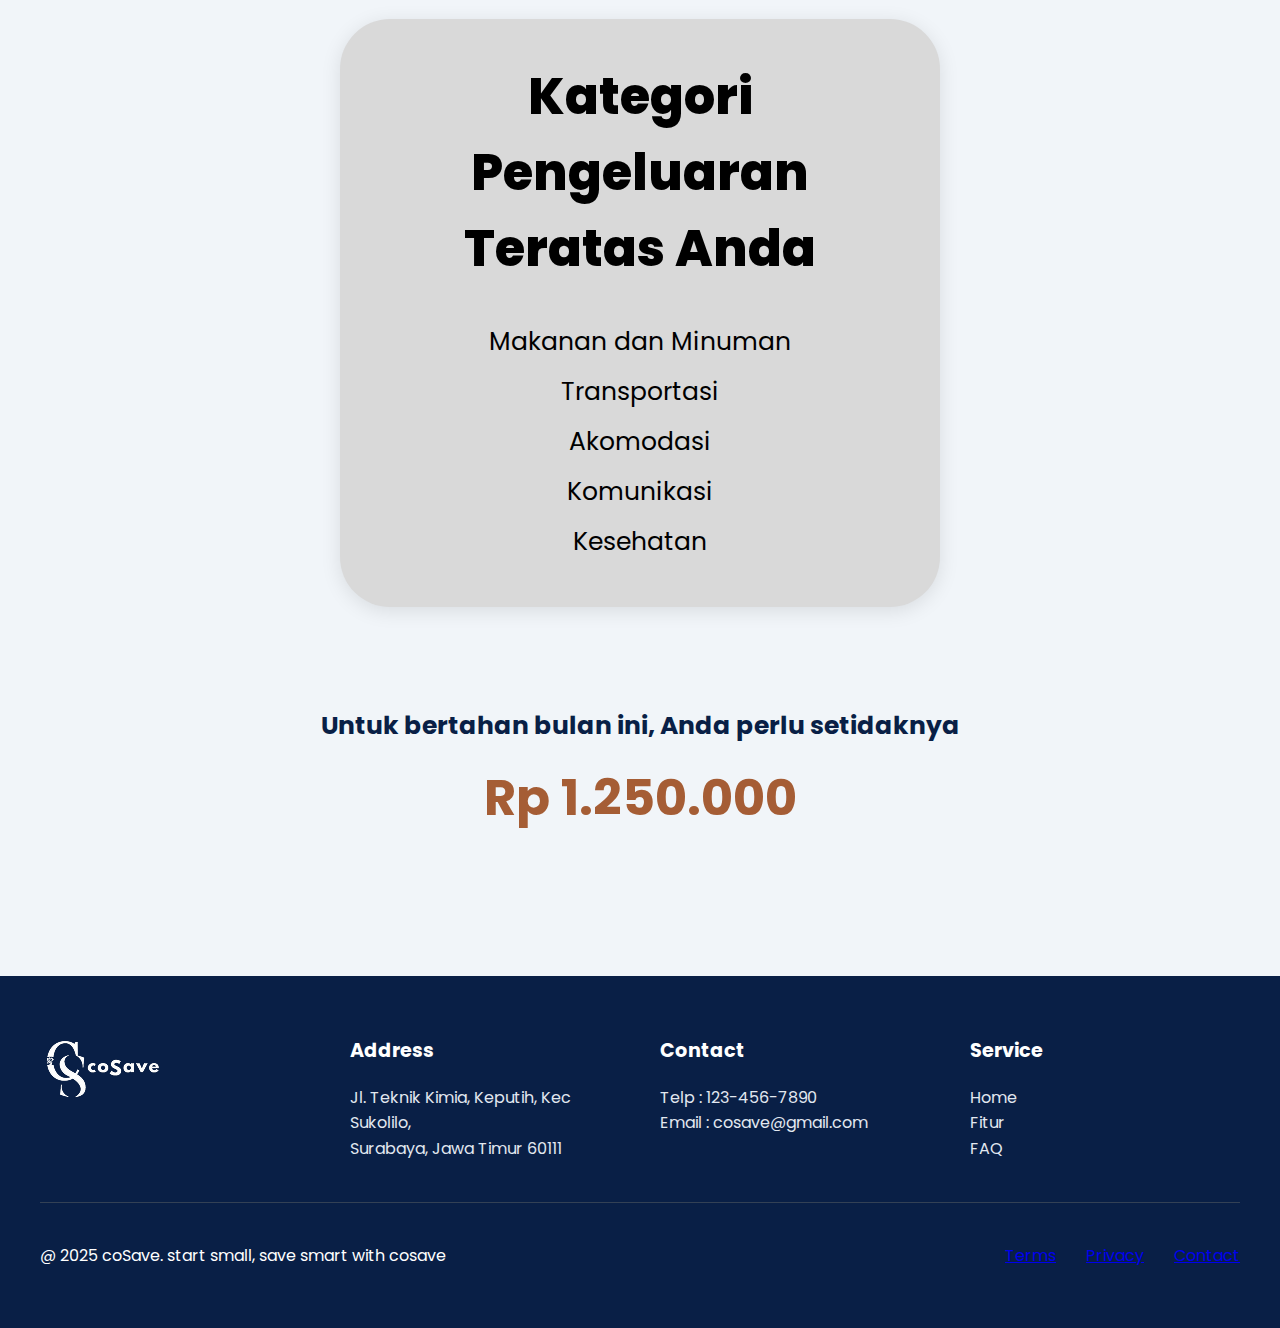
<file: features/coSurvive.html>
<!DOCTYPE html>
<html lang="en">
<head>
    <meta charset="UTF-8">
    <meta name="viewport" content="width=device-width, initial-scale=1.0">
    <title>coSurvive - CoSave</title>
    <link rel="stylesheet" href="../../assets/css/style.css">
    <link rel="stylesheet" href="../../assets/css/coinfo.css"> <link rel="stylesheet" href="../../assets/css/cotrack.css"> <link href="https://fonts.googleapis.com/css2?family=Poppins:wght@500;700&display=swap" rel="stylesheet">
    <style>
        /* Custom styles for coSurvive */
        .cosurvive-container {
            padding: 120px 20px 60px;
            background: #F1F5F9;
            min-height: 100vh;
        }

        .cosurvive-header {
            text-align: center;
            margin-bottom: 80px;
        }

        .cosurvive-title {
            font: 800 50px Poppins;
            margin-bottom: 20px;
        }

        .cosurvive-description {
            font: 400 22px Poppins;
            color: #333;
            max-width: 800px;
            margin: 0 auto;
            line-height: 1.6;
        }

        .survive-prediction-section {
            display: flex;
            flex-direction: column;
            align-items: center;
            gap: 40px;
            max-width: 1200px;
            margin: 80px auto;
            padding: 0 20px;
        }

        .top-expenses-card {
            background: #D9D9D9;
            border-radius: 50px;
            padding: 40px 60px;
            box-shadow: 0 4px 20px rgba(0,0,0,0.1);
            text-align: center;
            width: 100%;
            max-width: 600px; /* Adjust as per reference */
        }

        .top-expenses-card h2 {
            font-size: 50px;
            font-weight: 800;
            color: black;
            margin-bottom: 30px;
        }

        .top-expenses-list {
            list-style: none;
            padding: 0;
            margin: 0;
            font-size: 25px;
            font-weight: 400;
            color: black;
            line-height: 2; /* Adjust line height for readability */
        }

        .minimum-amount-display {
            text-align: center;
            margin-top: 60px;
        }

        .minimum-amount-display .label {
            font-size: 25px;
            font-weight: 700;
            color: #091F46;
            margin-bottom: 15px;
        }

        .minimum-amount-display .amount {
            font-size: 50px;
            font-weight: 700;
            color: #A55D35;
        }

        /* Responsive adjustments */
        @media (max-width: 768px) {
            .cosurvive-title {
                font-size: 40px;
            }
            .cosurvive-description {
                font-size: 18px;
            }
            .top-expenses-card {
                padding: 30px 40px;
                border-radius: 30px;
            }
            .top-expenses-card h2 {
                font-size: 36px;
            }
            .top-expenses-list {
                font-size: 20px;
            }
            .minimum-amount-display .label {
                font-size: 20px;
            }
            .minimum-amount-display .amount {
                font-size: 40px;
            }
        }

        @media (max-width: 480px) {
            .cosurvive-title {
                font-size: 32px;
            }
            .top-expenses-card h2 {
                font-size: 28px;
            }
            .top-expenses-list {
                font-size: 18px;
            }
            .minimum-amount-display .label {
                font-size: 18px;
            }
            .minimum-amount-display .amount {
                font-size: 32px;
            }
        }
    </style>
</head>
<body>
    <div id="header"></div>
    
    <main class="cosurvive-container">
        <div class="cosurvive-header">
            <h1 class="cosurvive-title">
                <span class="text-black">co</span>
                <span style="color: #A55D35;">Survive</span>
            </h1>
            <p class="cosurvive-description">
                coSurvive membantu Anda memprediksi kebutuhan finansial minimum untuk bertahan hidup setiap bulan, berdasarkan pola pengeluaran Anda.
            </p>
        </div>

        <section class="finance-definition">
            <h2 class="section-heading text-black">Apa itu coSurvive?</h2>
            <p class="body-text text-black">
                coSurvive adalah fitur premium yang menganalisis data pengeluaran Anda selama satu bulan penuh untuk memprediksi jumlah uang minimum yang Anda butuhkan untuk memenuhi kebutuhan dasar di bulan berikutnya. Ini adalah alat penting untuk perencanaan keuangan darurat.
            </p>
        </section>

        <section class="importance-section">
            <h2 class="section-heading text-white">Bagaimana coSurvive Membantu Anda?</h2>
            <p class="body-text text-white">
                Dengan coSurvive, Anda mendapatkan gambaran jelas tentang "garis aman" finansial Anda. Fitur ini membantu Anda menghindari kekurangan dana, mempersiapkan diri untuk skenario terburuk, dan memastikan Anda selalu memiliki cukup uang untuk kebutuhan esensial.
            </p>
            <div class="cta-group" style="text-align: center; margin-top: 40px;">
                <a href="#" class="cta-button" style="background: white; color: #A55D35; border-color: white;">Pelajari Lebih Lanjut tentang Premium</a>
            </div>
        </section>

        <section class="survive-prediction-section">
            <div class="top-expenses-card">
                <h2>Kategori Pengeluaran Teratas Anda</h2>
                <ul class="top-expenses-list" id="topExpensesList">
                    </ul>
            </div>

            <div class="minimum-amount-display">
                <div class="label">Untuk bertahan bulan ini, Anda perlu setidaknya</div>
                <div class="amount" id="predictedMinimumAmount">Rp 0</div>
            </div>
        </section>
    </main>

    <div id="footer"></div>
    
    <script src="../../assets/js/main.js"></script>
    <script>
        // Mock data for coSurvive prediction
        const mockTopExpenses = [
            'Makanan dan Minuman',
            'Transportasi',
            'Akomodasi',
            'Komunikasi',
            'Kesehatan'
        ];
        const mockPredictedAmount = 1250000; // Example predicted minimum amount

        document.addEventListener('DOMContentLoaded', function() {
            renderTopExpenses();
            displayPredictedAmount();
        });

        function renderTopExpenses() {
            const topExpensesList = document.getElementById('topExpensesList');
            topExpensesList.innerHTML = ''; // Clear existing list

            if (mockTopExpenses.length === 0) {
                topExpensesList.innerHTML = '<li>Tidak ada data pengeluaran teratas yang tersedia.</li>';
                return;
            }

            mockTopExpenses.forEach(expense => {
                const listItem = `<li>${expense}</li>`;
                topExpensesList.innerHTML += listItem;
            });
        }

        function displayPredictedAmount() {
            const predictedAmountDiv = document.getElementById('predictedMinimumAmount');
            predictedAmountDiv.textContent = `Rp ${formatNumber(mockPredictedAmount)}`;
        }

        function formatNumber(num) {
            return num.toFixed(0).replace(/\B(?=(\d{3})+(?!\d))/g, ".");
        }
    </script>
</body>
</html>
</file>
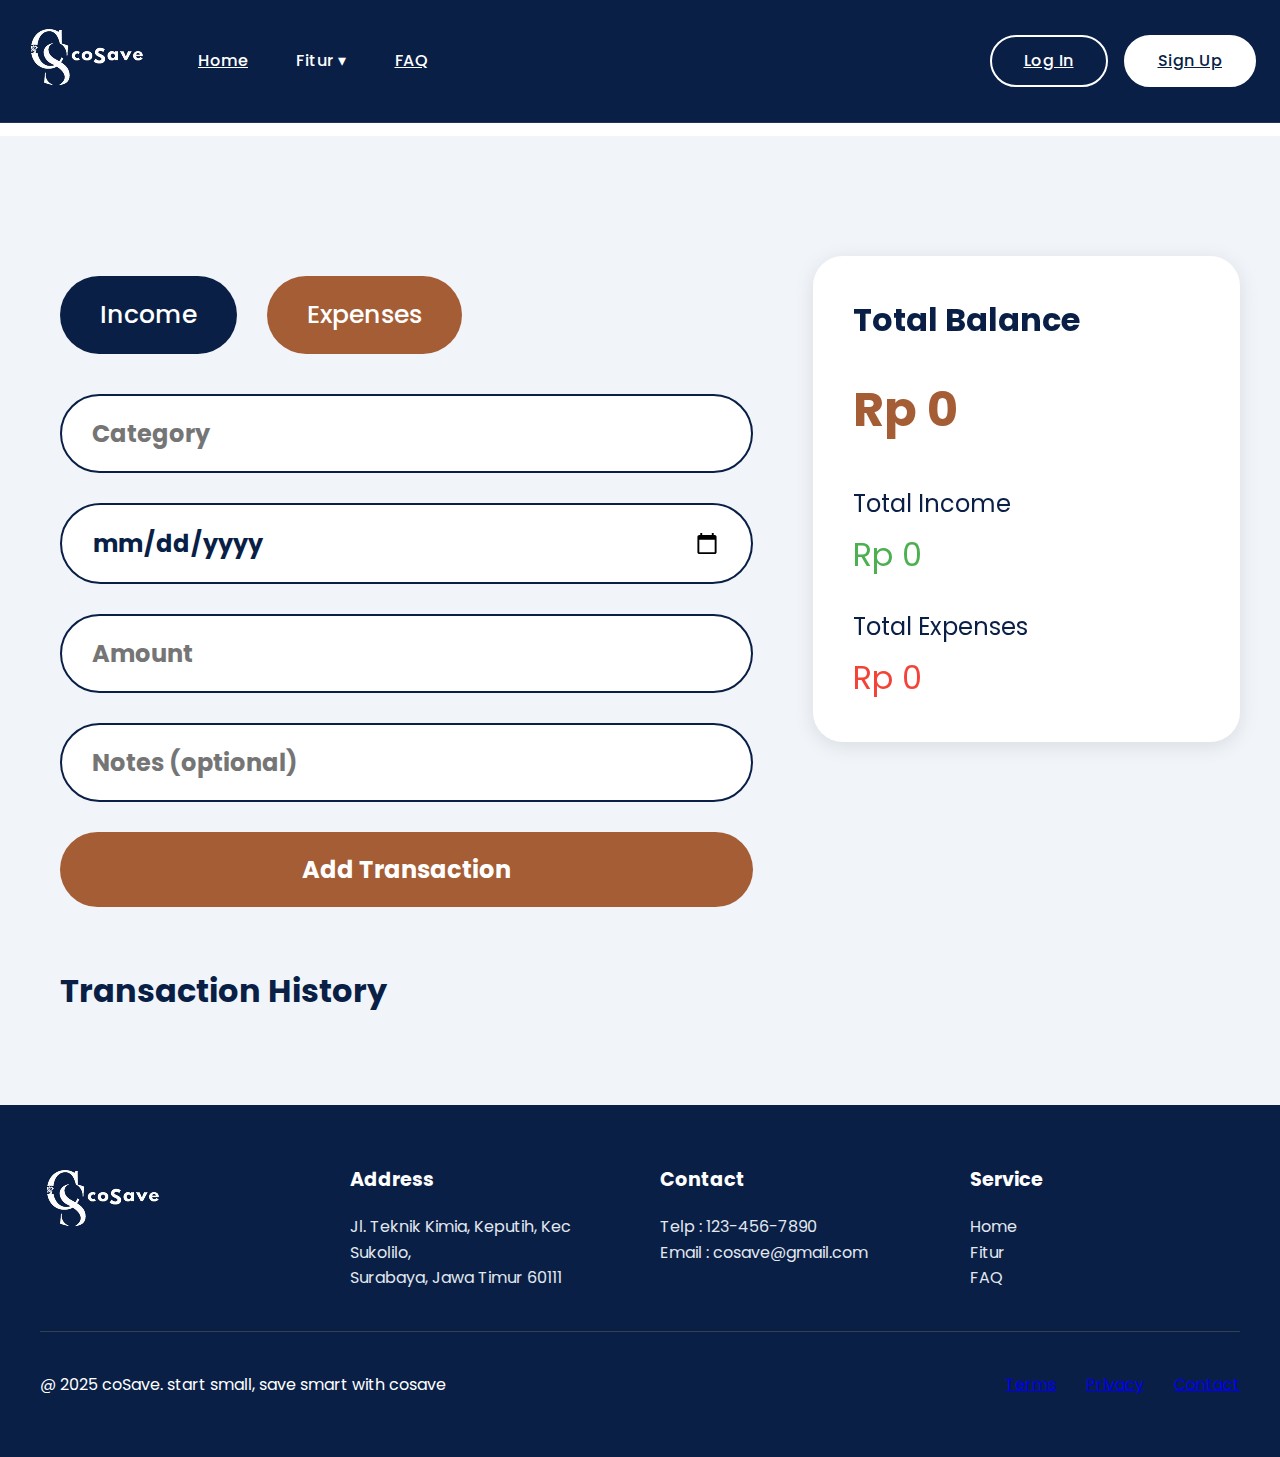
<file: features/coTrack.html>
<!DOCTYPE html>
<html lang="en">
<head>
    <meta charset="UTF-8">
    <meta name="viewport" content="width=device-width, initial-scale=1.0">
    <title>coTrack - CoSave</title>
    <link rel="stylesheet" href="../assets/css/style.css">
    <link rel="stylesheet" href="../assets/css/cotrack.css">
    <link href="https://fonts.googleapis.com/css2?family=Poppins:wght@500;700&display=swap" rel="stylesheet">
</head>
<body>
    <div id="header"></div>
    
    <!-- Custom Header -->
    <div class="header-wrapper">
        <div class="logo">
            <img src="../../assets/images/cosave_logo.png" alt="CoSave Logo" style="width: 126px">
        </div>
        <h1 class="cotrack-title">
            <span style="color: #091F46">co</span>
            <span style="color: #A55D35">Track</span>
        </h1>
    </div>

    <main class="cotrack-container">
        <div class="main-content">
            <!-- Form Section -->
            <div class="transaction-form" id="transactionForm">
                <div class="type-selector">
                    <button class="type-button" id="incomeBtn" style="background: #091F46; color: white">Income</button>
                    <button class="type-button" id="expenseBtn" style="background: #A55D35; color: white">Expenses</button>
                </div>

                <div class="form-field">
                    <input type="text" class="input-field" id="category" placeholder="Category" required>
                </div>
                <div class="form-field">
                    <input type="date" class="input-field" id="date" value="<?php echo date('Y-m-d'); ?>" required>
                </div>
                <div class="form-field">
                    <input type="number" class="input-field" id="amount" placeholder="Amount" required>
                </div>
                <div class="form-field">
                    <input type="text" class="input-field" id="notes" placeholder="Notes (optional)">
                </div>
                <button class="submit-button" onclick="addTransaction()">Add Transaction</button>
            </div>

            <!-- Totals Section -->
            <div class="totals-section">
                <h2 style="font-size: 32px; margin-bottom: 30px; color: #091F46;">Total Balance</h2>
                <div style="font-size: 48px; color: #A55D35; font-weight: 700;" id="totalBalance">Rp 0</div>
                
                <div style="margin-top: 40px;">
                    <div style="margin-bottom: 30px;">
                        <div style="color: #091F46; font-size: 24px; margin-bottom: 10px;">Total Income</div>
                        <div style="font-size: 32px; color: #4CAF50;" id="totalIncome">Rp 0</div>
                    </div>
                    <div>
                        <div style="color: #091F46; font-size: 24px; margin-bottom: 10px;">Total Expenses</div>
                        <div style="font-size: 32px; color: #F44336;" id="totalExpenses">Rp 0</div>
                    </div>
                </div>
            </div>
        </div>

        <!-- Transaction History -->
        <div class="transaction-history">
            <h3 style="font-size: 32px; margin-bottom: 30px; color: #091F46;">Transaction History</h3>
            <div id="historyList"></div>
        </div>
    </main>

    <div id="footer"></div>

    <script>
        let transactions = [];
        let currentType = 'income';

        // Initialize type selector
        document.getElementById('incomeBtn').addEventListener('click', () => setTransactionType('income'));
        document.getElementById('expenseBtn').addEventListener('click', () => setTransactionType('expense'));

        function setTransactionType(type) {
            currentType = type;
            document.querySelectorAll('.type-button').forEach(btn => {
                btn.style.background = btn.id === type + 'Btn' ? '#091F46' : '#A55D35';
            });
        }

        function addTransaction() {
            const transaction = {
                type: currentType,
                category: document.getElementById('category').value,
                date: document.getElementById('date').value,
                amount: parseFloat(document.getElementById('amount').value),
                notes: document.getElementById('notes').value
            };

            if (!transaction.category || !transaction.amount) {
                alert('Please fill in required fields');
                return;
            }

            transactions.push(transaction);
            updateTotals();
            updateHistory();
            clearForm();
        }

        function updateTotals() {
            let totalIncome = transactions
                .filter(t => t.type === 'income')
                .reduce((sum, t) => sum + t.amount, 0);

            let totalExpenses = transactions
                .filter(t => t.type === 'expense')
                .reduce((sum, t) => sum + t.amount, 0);

            document.getElementById('totalIncome').textContent = `Rp ${formatNumber(totalIncome)}`;
            document.getElementById('totalExpenses').textContent = `Rp ${formatNumber(totalExpenses)}`;
            document.getElementById('totalBalance').textContent = `Rp ${formatNumber(totalIncome - totalExpenses)}`;
        }

        function updateHistory() {
            const historyList = document.getElementById('historyList');
            historyList.innerHTML = transactions
                .map((t, index) => `
                    <div class="transaction-item" style="border-left: 5px solid ${t.type === 'income' ? '#4CAF50' : '#F44336'}">
                        <div style="flex: 2;">
                            <div style="font-weight: 700; color: #091F46;">${t.category}</div>
                            <div style="font-size: 14px; color: #666;">${t.date}</div>
                            ${t.notes ? `<div style="font-size: 14px; color: #999;">${t.notes}</div>` : ''}
                        </div>
                        <div style="flex: 1; text-align: right;">
                            <div style="font-weight: 700; color: ${t.type === 'income' ? '#4CAF50' : '#F44336'}">
                                ${t.type === 'income' ? '+' : '-'} Rp ${formatNumber(t.amount)}
                            </div>
                        </div>
                    </div>
                `)
                .join('');
        }

        function clearForm() {
            document.getElementById('category').value = '';
            document.getElementById('amount').value = '';
            document.getElementById('notes').value = '';
        }

        function formatNumber(num) {
            return num.toFixed(0).replace(/\B(?=(\d{3})+(?!\d))/g, ".");
        }
    </script>
    
    <script src="../../assets/js/main.js"></script>
</body>
</html>
</file>
<file: assets/css/style.css>
* {
    margin: 0;
    padding: 0;
    box-sizing: border-box;
}

body {
    font-family: 'Poppins', sans-serif;
}

/* Header */
.navbar-container {
    position: fixed;
    top: 0;
    left: 0;
    width: 100%;
    z-index: 1000;
    padding: 24px;
    display: flex;
    justify-content: space-between;
    align-items: center;
    background: #091F46;
    backdrop-filter: blur(10px);
    -webkit-backdrop-filter: blur(10px);
    border-bottom: 1px solid rgba(255, 255, 255, 0.1);
}

.navbar-left {
    display: flex;
    align-items: center;
    gap: 48px;
}

.logo img {
    width: 126px;
    height: 67px;
}

.menu-items {
    display: flex;
    align-items: center;
    gap: 48px;
}

.menu-item {
    height: 35px;
    padding: 12px 0;
    display: flex;
    align-items: center;
    gap: 8px;
    color: white;
    font-size: 16px;
    font-weight: 500;
    line-height: 24px;
    letter-spacing: 0.5px;
    cursor: pointer;
    transition: all 0.3s ease;
}

.menu-item.active {
    border-bottom: 3px solid white;
}

.dropdown {
    position: relative;
}

.dropdown-trigger {
    display: flex;
    align-items: center;
    gap: 8px;
    color: white;
    cursor: pointer;
    transition: all 0.3s ease;
}

.dropdown-trigger:hover {
    color: #A55D35;
}

.dropdown-content {
    display: none;
    position: absolute;
    top: 100%;
    left: 0;
    background: white;
    min-width: 200px;
    box-shadow: 0 8px 16px rgba(0,0,0,0.2);
    border-radius: 8px;
    z-index: 1001;
    opacity: 0;
    visibility: hidden;
    transform: translateY(-10px);
    transition: all 0.3s ease;
    overflow: hidden;
    margin-top: 10px;
}

.dropdown.active .dropdown-content {
    display: block;
    opacity: 1;
    visibility: visible;
    transform: translateY(0);
}

.dropdown-content a {
    color: #091F46;
    padding: 15px 20px;
    text-decoration: none;
    display: block;
    transition: all 0.3s ease;
    font-weight: 500;
    border-bottom: 1px solid #f0f0f0;
}

.dropdown-content a:last-child {
    border-bottom: none;
}

.dropdown-content a:hover {
    background: #f8f9fa;
    color: #A55D35;
    padding-left: 25px;
}


.navbar-right {
    display: flex;
    align-items: center;
    gap: 16px;
}

.btn-outline,
.btn-filled {
    padding: 12px 32px;
    border-radius: 50px;
    font-size: 16px;
    font-weight: 500;
    line-height: 24px;
    letter-spacing: 0.5px;
    cursor: pointer;
    transition: all 0.3s ease;
}

.btn-outline {
    background: transparent;
    color: white;
    border: 2px solid white;
}

.btn-filled {
    background: white;
    color: #091F46;
    border: 2px solid white;
}

.hamburger {
    display: none;
    flex-direction: column;
    cursor: pointer;
    gap: 4px;
}

.hamburger span {
    width: 25px;
    height: 3px;
    background: white;
    transition: all 0.3s ease;
    border-radius: 2px;
}

/* Hero Section */
.hero-section {
    height: 100vh;
    background: 
        url('../images/Section1.jpg') center/cover;
    display: flex;
    align-items: center;
    justify-content: center;
    text-align: center;
    padding: 20px;
    margin-top: 115px;
}

.hero-content {
    max-width: 1200px;
    margin: 0 auto;
}

.text-group {
    margin-bottom: 40px;
}

.title {
    color: white;
    font-size: 20rem;
    font-weight: 800;
    line-height: 1;
    text-shadow: 0px 4px 4px rgba(0, 0, 0, 0.25);
    margin-bottom: 30px;
}

.subtitle {
    color: white;
    font-size: 2rem;
    font-weight: 400;
    line-height: 1.6;
    max-width: 600px;
    margin: 0 auto;
    text-shadow: 0 2px 4px rgba(0, 0, 0, 0.2);
}
/* Features Section */
.features-section {
    position: relative;
    background: #F1F5F9;
    padding: 120px 20px;
}

.section-title {
    font-size: 5rem;
    line-height: 1.1;
    text-align: center;
    margin-bottom: 60px;
    font-family: 'Poppins', sans-serif;
    font-weight: 800;
}

.text-black { color: #000; }
.text-orange { color: #A55D35; }

.features-grid {
    display: grid;
    grid-template-columns: repeat(auto-fit, minmax(380px, 1fr));
    gap: 40px;
    max-width: 1300px;
    margin: 0 auto;
}

.feature-card {
    background: white;
    border-radius: 10px;
    padding: 32px;
    outline: 5px solid #A55D35;
    box-shadow: 0px 0px 6px rgba(0, 0, 0, 0.07);
    transition: transform 0.3s ease;
}

.feature-card p {
    color: #0F172A;
    font-size: 1.25rem;
    font-family: 'Poppins', sans-serif;
    font-weight: 700;
    line-height: 1.8;
    margin: 0;
    text-align: center;
}

/* Previous styles... */

/* Generational Wealth Section */
.generational-wealth {
    background: #A55D35;
    padding: 100px 20px;
    text-align: center;
}

.generational-wealth h2 {
    color: white;
    font-size: 4rem;
    font-weight: 700;
    max-width: 1200px;
    margin: 0 auto;
}

/* About Section */
.about-section {
    background: #F1F5F9;
    padding: 120px 20px;
}

.about-content {
    max-width: 1200px;
    margin: 0 auto;
}

.about-content h2 {
    color: #091F46;
    font-size: 4rem;
    text-align: center;
    margin-bottom: 60px;
}

.about-text {
    color: #000;
    font-size: 1.5rem;
    line-height: 1.8;
    max-width: 1000px;
    margin: 0 auto 80px;
}

.vision-mission {
    display: grid;
    grid-template-columns: repeat(auto-fit, minmax(300px, 1fr));
    gap: 40px;
}

.vm-card {
    background: white;
    padding: 40px;
    border-radius: 10px;
    border: 5px solid #A55D35;
}

.vm-card h3 {
    color: #091F46;
    font-size: 3rem;
    margin-bottom: 20px;
}

.vm-card ul {
    list-style: none;
    padding-left: 0;
}

.vm-card li {
    margin-bottom: 15px;
    font-size: 1.1rem;
}

/* Premium Section */
.premium-section {
    background: 
        url(../images/SectionP.png) center/cover;
    color: #F1F5F9;
    padding: 120px 20px;
}

.premium-content {
    max-width: 1200px;
    margin: 0 auto;
    display: grid;
    grid-template-columns: 1fr 1fr;
    gap: 60px;
}

.premium-text h2 {
    font-size: 3.5rem;
    margin-bottom: 30px;
}

.premium-text p {
    font-size: 1.2rem;
    line-height: 1.8;
    margin-bottom: 40px;
}

.premium-btn {
    background: transparent;
    border: 2px solid white;
    color: white;
    padding: 20px 40px;
    border-radius: 50px;
    font-size: 1.2rem;
    cursor: pointer;
}

/* Footer */
.main-footer {
    background: #091F46;
    color: white;
    padding: 60px 20px;
}

.footer-content {
    max-width: 1200px;
    margin: 0 auto;
    display: grid;
    grid-template-columns: repeat(auto-fit, minmax(250px, 1fr));
    gap: 40px;
    padding-bottom: 40px;
    border-bottom: 1px solid #334155;
}

.footer-section h4 {
    font-size: 1.2rem;
    margin-bottom: 20px;
}

.footer-section p,
.footer-section li {
    color: #E2E8F0;
    line-height: 1.6;
}

.footer-bottom {
    max-width: 1200px;
    margin: 40px auto 0;
    display: flex;
    justify-content: space-between;
    align-items: center;
}

.footer-links {
    display: flex;
    gap: 30px;
}


/* Responsive Design */
@media (max-width: 768px) {
    .generational-wealth h2 {
        font-size: 2.5rem;
    }

    .hamburger {
        display: flex;
    }
    
    .menu-items {
        position: fixed;
        top: 115px;
        left: -100%;
        width: 100%;
        height: calc(100vh - 115px);
        background: #091F46;
        flex-direction: column;
        gap: 0;
        padding: 20px 0;
        transition: all 0.3s ease;
        z-index: 999;
    }
    
    .menu-items.active {
        left: 0;
    }
    
    .menu-item {
        width: 100%;
        padding: 15px 20px;
        color: white !important;
        border-bottom: 1px solid rgba(255,255,255,0.1);
        justify-content: flex-start;
    }
    
    .menu-item.active {
        background: rgba(255,255,255,0.1);
    }
    
    .dropdown-content {
        position: static;
        background: #0F2A5A;
        box-shadow: none;
        margin-top: 0;
        border-radius: 0;
        max-height: 0;
        overflow: hidden;
        transition: max-height 0.3s ease;
    }
    
    .dropdown.active .dropdown-content {
        max-height: 300px;
    }

    .dropdown-content a {
        color: #E2E8F0;
        padding: 12px 40px;
        border-bottom: 1px solid rgba(255,255,255,0.1);
    }

    .dropdown-content a:hover {
        background: rgba(255,255,255,0.1);
        color: white;
        padding-left: 45px;
    }
    
    .hamburger.active span:nth-child(1) {
        transform: rotate(45deg) translate(5px, 5px);
    }
    
    .hamburger.active span:nth-child(2) {
        opacity: 0;
    }
    
    .hamburger.active span:nth-child(3) {
        transform: rotate(-45deg) translate(7px, -6px);
    }
    
    .about-content h2 {
        font-size: 2.5rem;
    }
    
    .premium-content {
        grid-template-columns: 1fr;
    }
    
    .footer-bottom {
        flex-direction: column;
        text-align: center;
        gap: 20px;
    }
}
</file>
<file: assets/css/faq.css>
/* FAQ Page Styles */
.faq-container {
    max-width: 1440px;
    margin: 100px auto 50px;
    padding: 60px 20px;
}

.faq-title {
    color: #000;
    font-size: 50px;
    font-weight: 800;
    margin-bottom: 50px;
    padding-left: 30px;
}

.faq-list {
    display: flex;
    flex-direction: column;
    gap: 30px;
    margin-bottom: 100px;
}

.faq-item {
    border-radius: 40px;
    overflow: hidden;
    box-shadow: 0 4px 6px rgba(0, 0, 0, 0.1);
}

.faq-header {
    background: #3C3A38;
    padding: 25px 30px;
    cursor: pointer;
    transition: background 0.3s ease;
}

.faq-header h3 {
    color: white;
    font-size: 25px;
    font-weight: 800;
    margin: 0;
}

.faq-content {
    background: #D9D9D9;
    padding: 30px;
    display: none;
}

.faq-content p {
    color: #091F46;
    font-size: 22px;
    line-height: 1.6;
    margin: 0;
}

.contact-section {
    text-align: center;
    padding: 80px 20px;
}

.contact-title {
    color: #A55D35;
    font-size: 70px;
    font-weight: 700;
    margin-bottom: 40px;
}

.contact-button {
    display: inline-block;
    padding: 15px 40px;
    border: 2px solid #091F46;
    border-radius: 8px;
    color: #091F46;
    font-size: 25px;
    font-weight: 700;
    text-decoration: none;
    transition: all 0.3s ease;
}

.contact-button:hover {
    background: #091F46;
    color: white;
}

/* Active State */
.faq-item.active .faq-content {
    display: block;
}

/* Responsive Design */
@media (max-width: 768px) {
    .faq-title {
        font-size: 40px;
        padding-left: 15px;
    }
    
    .faq-header h3 {
        font-size: 20px;
    }
    
    .faq-content p {
        font-size: 18px;
    }
    
    .contact-title {
        font-size: 50px;
    }
    
    .contact-button {
        font-size: 20px;
        padding: 12px 30px;
    }
}

@media (max-width: 480px) {
    .faq-title {
        font-size: 30px;
    }
    
    .faq-header {
        padding: 15px 20px;
    }
    
    .faq-content {
        padding: 20px;
    }
    
    .contact-title {
        font-size: 40px;
    }
}
</file>
<file: assets/css/login.css>
* {
    margin: 0;
    padding: 0;
    box-sizing: border-box;
}

body {
    font-family: 'Poppins', sans-serif;
    background: 
        url(../images/bgreg.jpg) center/cover;
    min-height: 100vh;
    display: flex;
    justify-content: center;
    align-items: center;
}

.login-container {
    background: white;
    border-radius: 55px;
    width: 642px;
    padding: 40px;
    box-shadow: 0 10px 50px rgba(0,0,0,0.1);
}

.login-title {
    font-size: 50px;
    font-weight: 700;
    text-align: center;
    margin-bottom: 15px;
}

.login-switch {
    text-align: center;
    margin-bottom: 40px;
}

.signup-link {
    color: #A55D35;
    text-decoration: none;
    font-weight: 700;
}

.form-main {
    display: flex;
    flex-direction: column;
    gap: 25px;
}

.input-group {
    position: relative;
}

.input-group label {
    display: block;
    font-size: 16px;
    margin-bottom: 8px;
    color: black;
}

.input-field {
    background: #E2E8F0;
    border-radius: 7px;
    height: 55px;
    display: flex;
    align-items: center;
    padding: 0 15px;
}

.input-field input {
    width: 100%;
    height: 100%;
    border: none;
    background: transparent;
    font-size: 16px;
    padding: 0 10px;
}

.show-password {
    background: none;
    border: none;
    color: black;
    font-size: 16px;
    cursor: pointer;
    padding: 5px 10px;
    position: absolute;
    right: 15px;
    transition: color 0.3s ease;
}

.show-password:hover {
    color: #75A7EA;
}

.form-options {
    display: flex;
    justify-content: space-between;
    align-items: center;
    margin-top: -10px;
}

.remember-me {
    display: flex;
    align-items: center;
    gap: 8px;
}

.remember-me input {
    width: 18px;
    height: 18px;
    border: 1px solid black;
}

.forgot-password {
    color: black;
    text-decoration: none;
    font-size: 15px;
}

.login-btn {
    width: 100%;
    height: 55px;
    background: #75A7EA;
    border: none;
    border-radius: 7px;
    color: white;
    font-size: 18px;
    font-weight: 700;
    cursor: pointer;
    transition: background 0.3s ease;
}

.login-btn:hover {
    background: #5d8bc7;
}

.separator {
    position: relative;
    text-align: center;
    margin: 20px 0;
}

.separator span {
    background: white;
    padding: 0 15px;
    position: relative;
    z-index: 1;
}

.separator::before {
    content: "";
    position: absolute;
    top: 50%;
    left: 0;
    right: 0;
    height: 1px;
    background: #D9D9D9;
    transform: translateY(-50%);
}

.social-login {
    display: flex;
    flex-direction: column;
    gap: 15px;
}

.social-btn {
    width: 100%;
    height: 55px;
    border: 1px solid black;
    border-radius: 7px;
    background: white;
    display: flex;
    align-items: center;
    justify-content: center;
    gap: 10px;
    font-size: 18px;
    font-weight: 700;
    cursor: pointer;
    transition: all 0.3s ease;
}

.social-btn:hover {
    background: #f5f5f5;
}

.social-btn .icon {
    width: 24px;
    height: 24px;
    background: currentColor;
}

.apple .icon {
    -webkit-mask: url(/assets/images/apple-icon.png) no-repeat center;
    mask: url(/assets/images/apple-icon.png) no-repeat center;
}

.google .icon {
    -webkit-mask: url(/assets/images/google-icon.png) no-repeat center;
    mask: url(/assets/images/google-icon.png) no-repeat center;
}

@media (max-width: 768px) {
    .login-container {
        width: 90%;
        border-radius: 30px;
        padding: 30px;
    }
    
    .login-title {
        font-size: 40px;
    }
    
    .social-btn {
        font-size: 16px;
    }
}

@media (max-width: 480px) {
    .login-container {
        padding: 20px;
    }
    
    .login-title {
        font-size: 32px;
    }
    
    .login-switch {
        font-size: 14px;
    }
    
    .input-field {
        height: 50px;
    }
    
    .login-btn {
        height: 50px;
        font-size: 16px;
    }
    
    .social-btn {
        height: 50px;
        font-size: 14px;
    }
}
</file>
<file: assets/css/coinfo.css>
.coinfo-container {
        padding: 100px 100px 60px;
        background: #F1F5F9;
        position: relative;
        overflow-x: hidden;
    }

    .section-heading {
        font: 700 50px Poppins;
        letter-spacing: 0.5px;
        margin-bottom: 40px;
    }

    .text-black { color: black; }
    .text-white { color: white; }

    .content-section {
        width: 100%;
        padding: 40px 0;
    }

    /* Finance Definition Section */
    .finance-definition {
        margin-bottom: 80px;
        padding: 0 20px;
    }

    /* Importance Section */
    .importance-section {
        background: #A55D35;
        padding: 80px 10% 80px 20%;
        margin: 100px 0;
        position: relative;
        width: 100vw;
    }

    /* Tips Section */
    .tips-section {
        display: flex;
        gap: 60px;
        margin-top: 80px;
        padding: 0 20px;
    }

    .tips-content {
        flex: 1;
        min-width: 50%;
    }

    .tips-image {
        flex: 1;
        min-width: 50%;
        margin-right: -10%;
    }

    .tips-image img {
        width: 100%;
        height: auto;
        max-width: 1000px;
        display: block;
    }

    .body-text {
        font: 700 26px Poppins;
        line-height: 46.8px;
        margin: 30px 0;
    }

    .cta-button {
        display: inline-block;
        padding: 20px 40px;
        border: 2px solid #1A1818;
        border-radius: 50px;
        font: 700 24px Poppins;
        line-height: 24px;
        letter-spacing: 0.5px;
        color: #090808;
        text-decoration: none;
        margin: 20px 10px 0 0;
        transition: all 0.3s ease;
    }

    .cta-button:hover {
        background: #091F46;
        color: white;
        border-color: #091F46;
    }

    @media (max-width: 1200px) {
        .importance-section {
            right: 0;
            padding: 60px 15%;
            width: 100%;
        }
        
        .tips-image {
            margin-right: 0;
        }
    }

    @media (max-width: 768px) {
        .section-heading {
            font-size: 40px;
            line-height: 1.2;
        }
        
        .importance-section {
            padding: 40px 20px;
            margin: 60px 0;
            width: 100%;
            right: 0;
        }
        
        .tips-section {
            flex-direction: column;
            gap: 40px;
        }
        
        .body-text {
            font-size: 22px;
            line-height: 40px;
        }
        
        .cta-button {
            width: 100%;
            text-align: center;
        }
    }

    @media (max-width: 480px) {
        .section-heading {
            font-size: 32px;
        }
        
        .body-text {
            font-size: 20px;
            line-height: 36px;
        }
    }
</file>
<file: assets/css/cotrack.css>
.cotrack-container {
            padding: 120px 20px 60px;
            background: #F1F5F9;
            min-height: 100vh;
        }

        .header-wrapper {
            display: flex;
            align-items: center;
            gap: 30px;
            margin-bottom: 60px;
            padding: 0 80px;
        }

        .cotrack-title {
            font: 800 50px Poppins;
            position: relative;
            display: inline-block;
        }

        .main-content {
            display: flex;
            gap: 40px;
            max-width: 1200px;
            margin: 0 auto;
        }

        .transaction-form {
            flex: 2;
            padding: 20px;
        }

        .type-selector {
            display: flex;
            gap: 30px;
            margin-bottom: 40px;
        }

        .type-button {
            padding: 20px 40px;
            border-radius: 50px;
            font: 500 25px Poppins;
            cursor: pointer;
            border: none;
            transition: all 0.3s ease;
        }

        .form-field {
            margin-bottom: 30px;
            position: relative;
        }

        .input-field {
            width: 100%;
            padding: 20px 30px;
            border-radius: 50px;
            font: 700 24px Poppins;
            border: 2px solid #091F46;
            background: white;
            color: #091F46;
        }

        .submit-button {
            background: #A55D35;
            color: white;
            padding: 20px 40px;
            border-radius: 50px;
            font: 700 24px Poppins;
            border: none;
            cursor: pointer;
            width: 100%;
            transition: background 0.3s ease;
        }

        .submit-button:hover {
            background: #8a4d2d;
        }

        .totals-section {
            flex: 1;
            background: white;
            padding: 40px;
            border-radius: 30px;
            height: fit-content;
            position: sticky;
            top: 120px;
            box-shadow: 0 4px 20px rgba(0,0,0,0.1);
        }

        .transaction-history {
            margin-top: 60px;
            max-width: 1200px;
            margin: 40px auto 0;
            padding: 0 20px;
        }

        .transaction-item {
            display: flex;
            justify-content: space-between;
            align-items: center;
            padding: 20px 30px;
            margin: 15px 0;
            background: white;
            border-radius: 15px;
            box-shadow: 0 2px 10px rgba(0,0,0,0.05);
        }

        @media (max-width: 768px) {
            .header-wrapper {
                padding: 0 20px;
                flex-direction: column;
                align-items: flex-start;
                gap: 15px;
            }
            
            .main-content {
                flex-direction: column;
                gap: 30px;
            }
            
            .cotrack-title {
                font-size: 40px;
            }
            
            .type-button {
                width: 100%;
                font-size: 20px;
            }
            
            .input-field {
                font-size: 18px;
                padding: 15px 25px;
            }
            
            .totals-section {
                position: static;
                order: -1;
            }
        }
</file>
